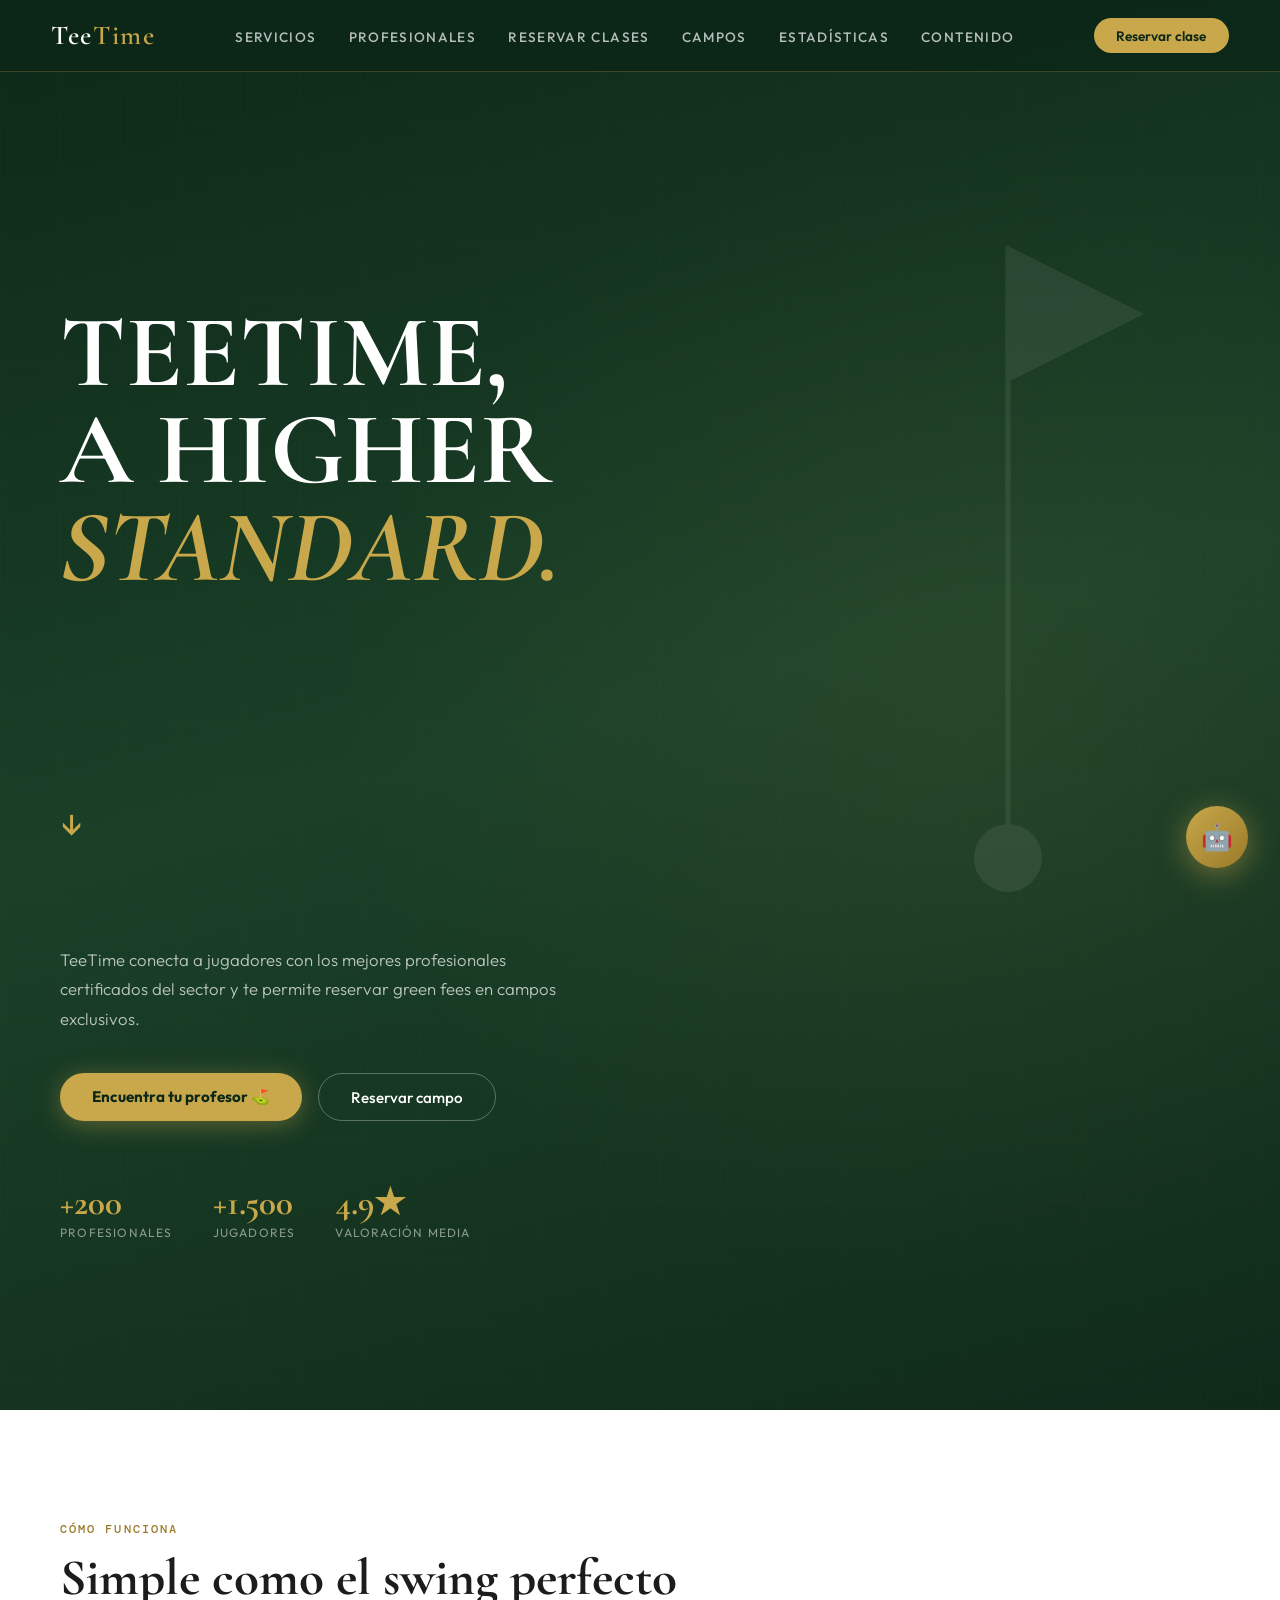
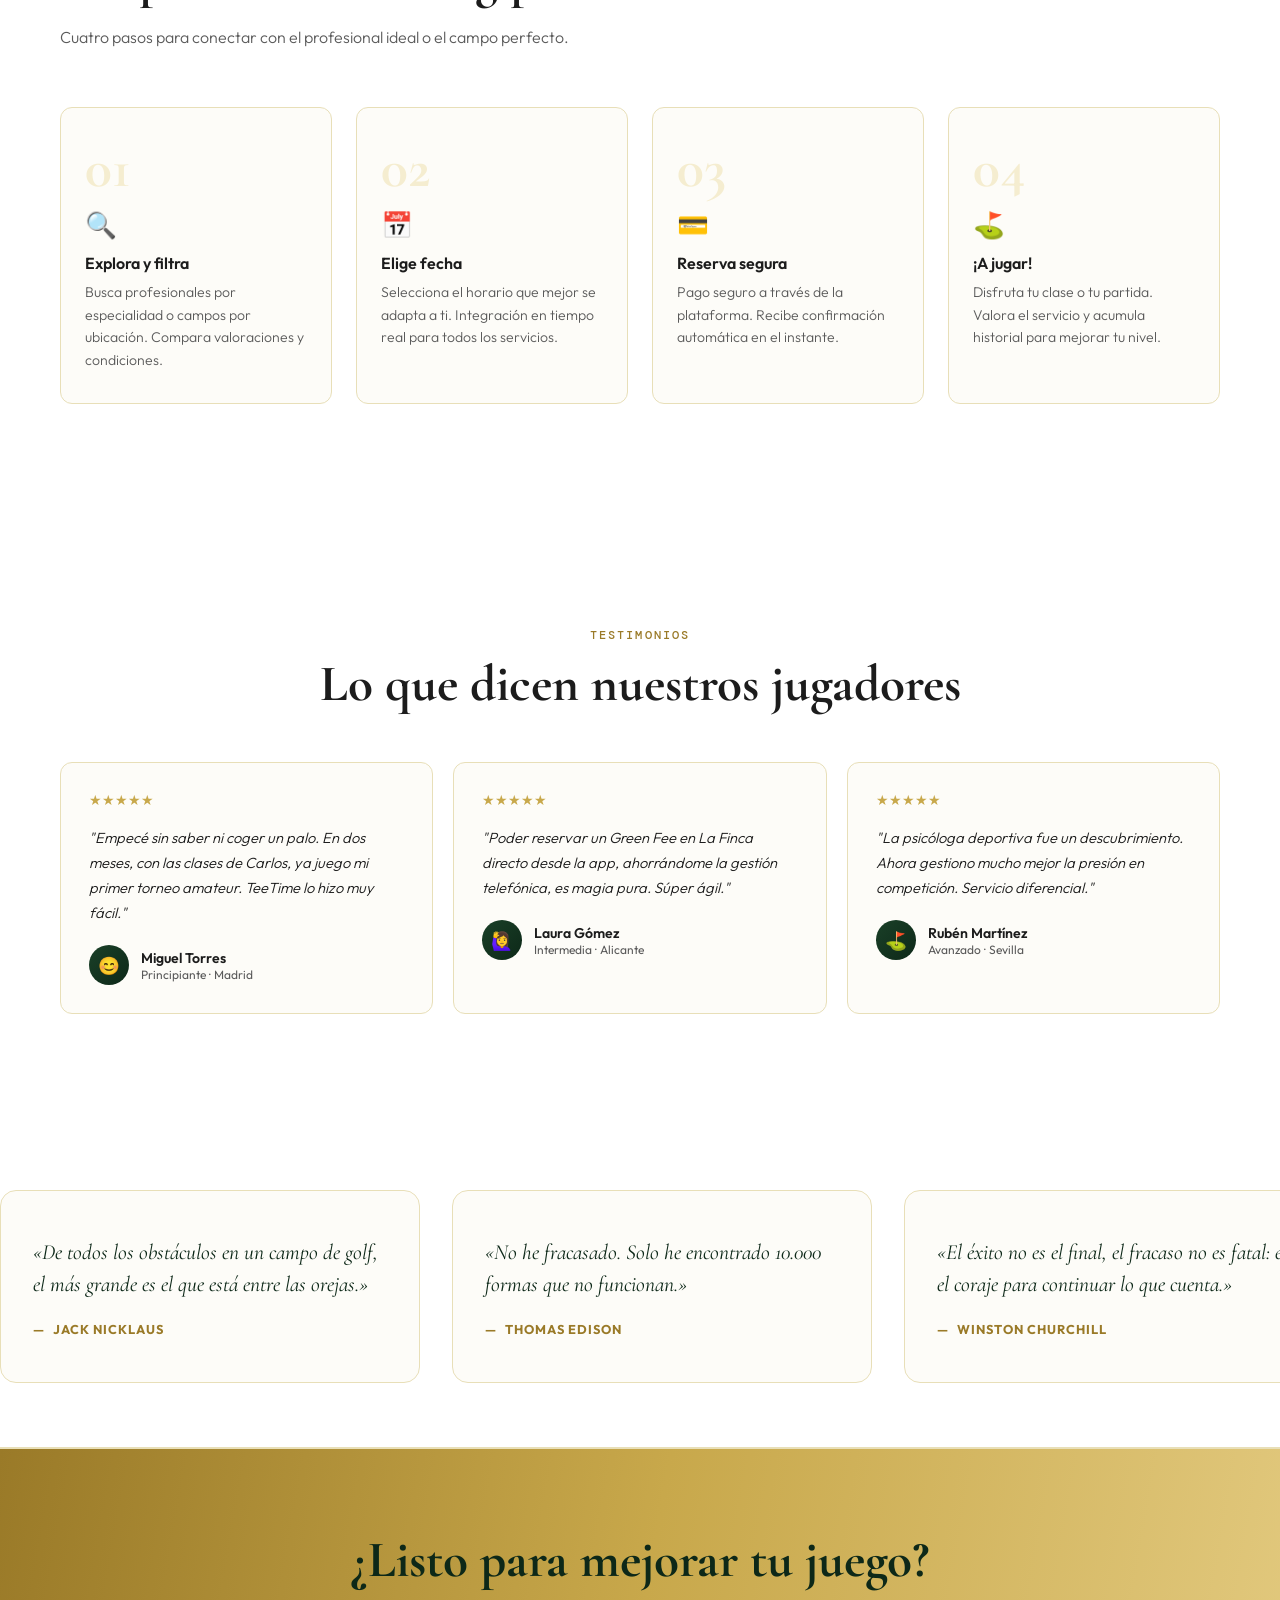
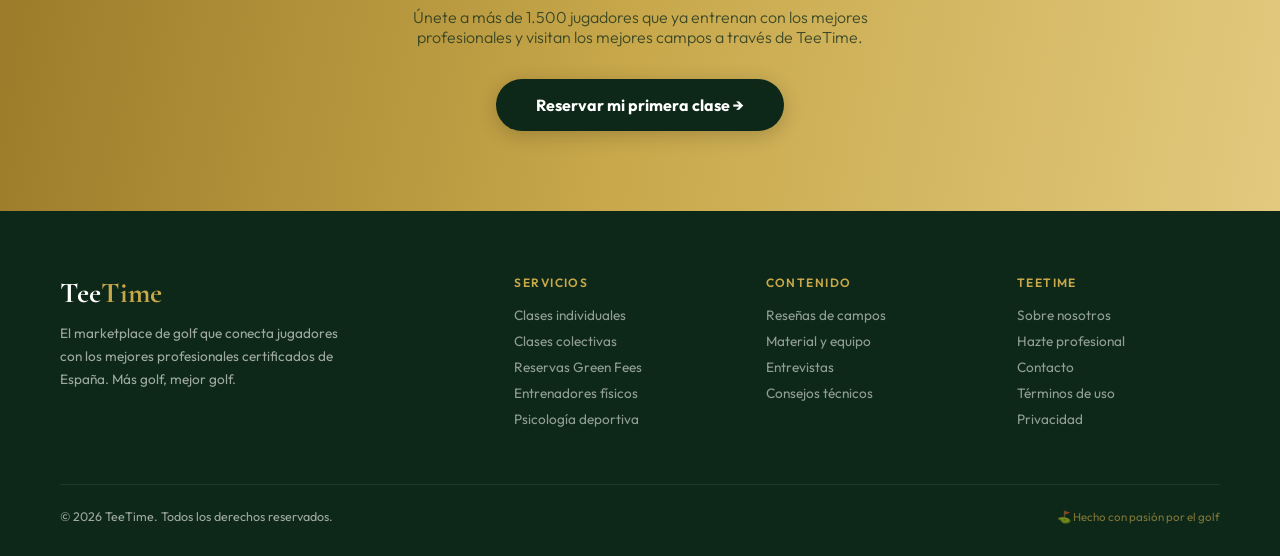
<file: index.html>
<!DOCTYPE html>
<html lang="es">

<head>
  <meta charset="UTF-8">
  <meta name="viewport" content="width=device-width, initial-scale=1.0">
  <title>TeeTime — Marketplace de Golf</title>
  <link
    href="https://fonts.googleapis.com/css2?family=Cormorant+Garamond:ital,wght@0,300;0,400;0,600;0,700;1,300;1,400&family=Outfit:wght@300;400;500;600;700&family=DM+Mono:wght@400;500&display=swap"
    rel="stylesheet">
  <link rel="stylesheet" href="style.css">
</head>

<body>

  <!-- NAV -->
  <nav id="navbar">
    <a href="index.html" class="nav-logo">Tee<span>Time</span></a>
    <ul class="nav-links">
      <li><a href="servicios.html">Servicios</a></li>
      <li><a href="profesionales.html">Profesionales</a></li>
      <li><a href="reservas.html">Reservar Clases</a></li>
      <li><a href="campos.html">Campos</a></li>
      <li><a href="estadisticas.html">Estadísticas</a></li>
      <li><a href="contenido.html">Contenido</a></li>
    </ul>
    <a href="reservas.html" class="nav-cta">Reservar clase</a>
    <div class="hamburger" onclick="toggleMenu()">
      <span></span><span></span><span></span>
    </div>
  </nav>

  <!-- MOBILE MENU -->
  <div class="mobile-menu" id="mobileMenu">
    <button class="mobile-close" onclick="toggleMenu()">✕</button>
    <a href="servicios.html">Servicios</a>
    <a href="profesionales.html">Profesionales</a>
    <a href="reservas.html">Reservar Clases</a>
    <a href="campos.html">Campos</a>
    <a href="estadisticas.html">Estadísticas</a>
    <a href="contenido.html">Contenido</a>
    <a href="reservas.html" class="nav-cta" style="font-size:1rem;padding:.75rem 2rem;">Reservar clase</a>
  </div>

  <!-- HERO -->
  <section class="hero" id="inicio">
    <div class="hero-grid"></div>
    <svg class="hero-flag" viewBox="0 0 200 400" fill="none" xmlns="http://www.w3.org/2000/svg">
      <line x1="100" y1="20" x2="100" y2="380" stroke="white" stroke-width="3" />
      <polygon points="100,20 180,60 100,100" fill="white" />
      <circle cx="100" cy="380" r="20" fill="white" />
    </svg>

    <div class="container" style="width: 100%;">
      <div style="height: 100vh; display: flex; flex-direction: column; justify-content: center; position: relative;">
        <h1 class="hero-title" style="margin: 0; animation: fadeUp 1s ease both;">
          TEETIME,<br>
          A HIGHER<br>
          <em>STANDARD.</em>
        </h1>
        <div
          style="position: absolute; bottom: 6vh; left: 0; width: 100%; display: flex; justify-content: flex-start; animation: fadeUp 1.2s 0.8s ease both;">
          <div style="font-size: 2.2rem; color: var(--gold); animation: arrowBounce 2s infinite ease-in-out;">↓</div>
        </div>
      </div>

      <div class="hero-content" style="padding-top: 5vh; min-height: 50vh;">
        <p class="hero-desc">
          TeeTime conecta a jugadores con los mejores profesionales certificados del sector y te permite reservar green
          fees en campos exclusivos.
        </p>
        <div class="hero-actions">
          <a href="reservas.html" class="btn-hero-primary">Encuentra tu profesor ⛳</a>
          <a href="campos.html" class="btn-hero-ghost">Reservar campo</a>
        </div>
        <div class="hero-stats">
          <div>
            <div class="hero-stat-num">+200</div>
            <div class="hero-stat-label">Profesionales</div>
          </div>
          <div>
            <div class="hero-stat-num">+1.500</div>
            <div class="hero-stat-label">Jugadores</div>
          </div>
          <div>
            <div class="hero-stat-num">4.9★</div>
            <div class="hero-stat-label">Valoración media</div>
          </div>
        </div>
      </div>
    </div>
  </section>

  <!-- HOW IT WORKS -->
  <section class="how-section">
    <div class="container">
      <div class="reveal">
        <div class="section-tag">Cómo funciona</div>
        <h2 class="section-title">Simple como el swing perfecto</h2>
        <p class="section-desc">Cuatro pasos para conectar con el profesional ideal o el campo perfecto.</p>
      </div>
      <div class="how-grid">
        <div class="how-card reveal">
          <div class="how-num">01</div>
          <div class="how-icon">🔍</div>
          <div class="how-title">Explora y filtra</div>
          <div class="how-text">Busca profesionales por especialidad o campos por ubicación. Compara valoraciones y
            condiciones.</div>
        </div>
        <div class="how-card reveal" style="transition-delay:.1s">
          <div class="how-num">02</div>
          <div class="how-icon">📅</div>
          <div class="how-title">Elige fecha</div>
          <div class="how-text">Selecciona el horario que mejor se adapta a ti. Integración en tiempo real para todos
            los servicios.</div>
        </div>
        <div class="how-card reveal" style="transition-delay:.2s">
          <div class="how-num">03</div>
          <div class="how-icon">💳</div>
          <div class="how-title">Reserva segura</div>
          <div class="how-text">Pago seguro a través de la plataforma. Recibe confirmación automática en el instante.
          </div>
        </div>
        <div class="how-card reveal" style="transition-delay:.3s">
          <div class="how-num">04</div>
          <div class="how-icon">⛳</div>
          <div class="how-title">¡A jugar!</div>
          <div class="how-text">Disfruta tu clase o tu partida. Valora el servicio y acumula historial para mejorar tu
            nivel.</div>
        </div>
      </div>
    </div>
  </section>

  <!-- TESTIMONIALS -->
  <section class="testi-section">
    <div class="container">
      <div class="reveal" style="text-align:center;">
        <div class="section-tag">Testimonios</div>
        <h2 class="section-title">Lo que dicen nuestros jugadores</h2>
      </div>
      <div class="testi-grid">
        <div class="testi-card reveal">
          <div class="testi-stars">★★★★★</div>
          <p class="testi-text">"Empecé sin saber ni coger un palo. En dos meses, con las clases de Carlos, ya juego mi
            primer torneo amateur. TeeTime lo hizo muy fácil."</p>
          <div class="testi-author">
            <div class="testi-avatar">😊</div>
            <div>
              <div class="testi-name">Miguel Torres</div>
              <div class="testi-meta">Principiante · Madrid</div>
            </div>
          </div>
        </div>
        <div class="testi-card reveal" style="transition-delay:.1s">
          <div class="testi-stars">★★★★★</div>
          <p class="testi-text">"Poder reservar un Green Fee en La Finca directo desde la app, ahorrándome la gestión
            telefónica, es magia pura. Súper ágil."</p>
          <div class="testi-author">
            <div class="testi-avatar">🙋‍♀️</div>
            <div>
              <div class="testi-name">Laura Gómez</div>
              <div class="testi-meta">Intermedia · Alicante</div>
            </div>
          </div>
        </div>
        <div class="testi-card reveal" style="transition-delay:.2s">
          <div class="testi-stars">★★★★★</div>
          <p class="testi-text">"La psicóloga deportiva fue un descubrimiento. Ahora gestiono mucho mejor la presión en
            competición. Servicio diferencial."</p>
          <div class="testi-author">
            <div class="testi-avatar">⛳</div>
            <div>
              <div class="testi-name">Rubén Martínez</div>
              <div class="testi-meta">Avanzado · Sevilla</div>
            </div>
          </div>
        </div>
      </div>
    </div>
  </section>

  <!-- QUOTES MARQUEE -->
  <section class="quotes-section">
    <div class="marquee-wrapper">
      <div class="marquee-content">
        <div class="quote-card">
          <div class="quote-text">«De todos los obstáculos en un campo de golf, el más grande es el que está entre las
            orejas.»</div>
          <div class="quote-author">Jack Nicklaus</div>
        </div>
        <div class="quote-card">
          <div class="quote-text">«No he fracasado. Solo he encontrado 10.000 formas que no funcionan.»</div>
          <div class="quote-author">Thomas Edison</div>
        </div>
        <div class="quote-card">
          <div class="quote-text">«El éxito no es el final, el fracaso no es fatal: es el coraje para continuar lo que
            cuenta.»</div>
          <div class="quote-author">Winston Churchill</div>
        </div>
        <div class="quote-card">
          <div class="quote-text">«Miro a los ojos de mi oponente, y si me miran a mí, sé que lo tengo.»</div>
          <div class="quote-author">Seve Ballesteros</div>
        </div>
        <div class="quote-card">
          <div class="quote-text">«Tienes poder sobre tu mente, no sobre los eventos externos. Date cuenta de esto, y
            encontrarás fuerza.»</div>
          <div class="quote-author">Marco Aurelio</div>
        </div>
        <div class="quote-card">
          <div class="quote-text">«La parte más importante de jugar al golf es creer verdaderamente en ti mismo.»</div>
          <div class="quote-author">Tiger Woods</div>
        </div>
        <div class="quote-card">
          <div class="quote-text">«No cuentes los días, haz que los días cuenten.»</div>
          <div class="quote-author">Muhammad Ali</div>
        </div>
        <div class="quote-card">
          <div class="quote-text">«El golf no es un juego de golpes perfectos. Es un juego de fallar los mejores.»</div>
          <div class="quote-author">Ben Hogan</div>
        </div>
        <div class="quote-card">
          <div class="quote-text">«La excelencia no es un acto, sino un hábito.»</div>
          <div class="quote-author">Aristóteles</div>
        </div>
        <div class="quote-card">
          <div class="quote-text">«He fallado más de 9000 tiros en mi carrera... y es por eso que tengo éxito.»</div>
          <div class="quote-author">Michael Jordan</div>
        </div>
        <div class="quote-card">
          <div class="quote-text">«Un mal golpe no cuenta hasta que no das el siguiente.»</div>
          <div class="quote-author">Lee Trevino</div>
        </div>
        <div class="quote-card">
          <div class="quote-text">«El hombre que mueve una montaña comienza llevándose piedras pequeñas.»</div>
          <div class="quote-author">Confucio</div>
        </div>
        <div class="quote-card">
          <div class="quote-text">«El golf es engañosamente simple e infinitamente complicado.»</div>
          <div class="quote-author">Arnold Palmer</div>
        </div>
        <div class="quote-card">
          <div class="quote-text">«No te preocupes por los obstáculos; enfócate en el objetivo.»</div>
          <div class="quote-author">Bruce Lee</div>
        </div>
        <div class="quote-card">
          <div class="quote-text">«Cualquiera que diga que el golf es fácil, no ha intentado lo suficiente.»</div>
          <div class="quote-author">Harvey Penick</div>
        </div>
        <div class="quote-card">
          <div class="quote-text">«No se trata de si te derriban, sino de si te levantas.»</div>
          <div class="quote-author">Vince Lombardi</div>
        </div>
      </div>
      <!-- Duplicado para crear ilusión de loop infinito -->
      <div class="marquee-content" aria-hidden="true">
        <div class="quote-card">
          <div class="quote-text">«De todos los obstáculos en un campo de golf, el más grande es el que está entre las
            orejas.»</div>
          <div class="quote-author">Jack Nicklaus</div>
        </div>
        <div class="quote-card">
          <div class="quote-text">«No he fracasado. Solo he encontrado 10.000 formas que no funcionan.»</div>
          <div class="quote-author">Thomas Edison</div>
        </div>
        <div class="quote-card">
          <div class="quote-text">«El éxito no es el final, el fracaso no es fatal: es el coraje para continuar lo que
            cuenta.»</div>
          <div class="quote-author">Winston Churchill</div>
        </div>
        <div class="quote-card">
          <div class="quote-text">«Miro a los ojos de mi oponente, y si me miran a mí, sé que lo tengo.»</div>
          <div class="quote-author">Seve Ballesteros</div>
        </div>
        <div class="quote-card">
          <div class="quote-text">«Tienes poder sobre tu mente, no sobre los eventos externos. Date cuenta de esto, y
            encontrarás fuerza.»</div>
          <div class="quote-author">Marco Aurelio</div>
        </div>
        <div class="quote-card">
          <div class="quote-text">«La parte más importante de jugar al golf es creer verdaderamente en ti mismo.»</div>
          <div class="quote-author">Tiger Woods</div>
        </div>
        <div class="quote-card">
          <div class="quote-text">«No cuentes los días, haz que los días cuenten.»</div>
          <div class="quote-author">Muhammad Ali</div>
        </div>
        <div class="quote-card">
          <div class="quote-text">«El golf no es un juego de golpes perfectos. Es un juego de fallar los mejores.»</div>
          <div class="quote-author">Ben Hogan</div>
        </div>
        <div class="quote-card">
          <div class="quote-text">«La excelencia no es un acto, sino un hábito.»</div>
          <div class="quote-author">Aristóteles</div>
        </div>
        <div class="quote-card">
          <div class="quote-text">«He fallado más de 9000 tiros en mi carrera... y es por eso que tengo éxito.»</div>
          <div class="quote-author">Michael Jordan</div>
        </div>
        <div class="quote-card">
          <div class="quote-text">«Un mal golpe no cuenta hasta que no das el siguiente.»</div>
          <div class="quote-author">Lee Trevino</div>
        </div>
        <div class="quote-card">
          <div class="quote-text">«El hombre que mueve una montaña comienza llevándose piedras pequeñas.»</div>
          <div class="quote-author">Confucio</div>
        </div>
        <div class="quote-card">
          <div class="quote-text">«El golf es engañosamente simple e infinitamente complicado.»</div>
          <div class="quote-author">Arnold Palmer</div>
        </div>
        <div class="quote-card">
          <div class="quote-text">«No te preocupes por los obstáculos; enfócate en el objetivo.»</div>
          <div class="quote-author">Bruce Lee</div>
        </div>
        <div class="quote-card">
          <div class="quote-text">«Cualquiera que diga que el golf es fácil, no ha intentado lo suficiente.»</div>
          <div class="quote-author">Harvey Penick</div>
        </div>
        <div class="quote-card">
          <div class="quote-text">«No se trata de si te derriban, sino de si te levantas.»</div>
          <div class="quote-author">Vince Lombardi</div>
        </div>
      </div>
    </div>
  </section>

  <!-- CTA STRIP -->
  <div class="cta-strip">
    <div class="container">
      <h2>¿Listo para mejorar tu juego?</h2>
      <p>Únete a más de 1.500 jugadores que ya entrenan con los mejores profesionales y visitan los mejores campos a
        través de TeeTime.</p>
      <a href="reservas.html" class="btn-cta-dark">
        Reservar mi primera clase →
      </a>
    </div>
  </div>

  <!-- FOOTER -->
  <footer>
    <div class="container">
      <div class="footer-grid">
        <div class="footer-brand">
          <a href="index.html" class="logo-foot">Tee<span>Time</span></a>
          <p>El marketplace de golf que conecta jugadores con los mejores profesionales certificados de España. Más
            golf, mejor golf.</p>
        </div>
        <div class="footer-col">
          <h5>Servicios</h5>
          <a href="servicios.html">Clases individuales</a>
          <a href="servicios.html">Clases colectivas</a>
          <a href="campos.html">Reservas Green Fees</a>
          <a href="servicios.html">Entrenadores físicos</a>
          <a href="servicios.html">Psicología deportiva</a>
        </div>
        <div class="footer-col">
          <h5>Contenido</h5>
          <a href="contenido.html">Reseñas de campos</a>
          <a href="contenido.html">Material y equipo</a>
          <a href="contenido.html">Entrevistas</a>
          <a href="contenido.html">Consejos técnicos</a>
        </div>
        <div class="footer-col">
          <h5>TeeTime</h5>
          <a href="index.html">Sobre nosotros</a>
          <a href="profesionales.html">Hazte profesional</a>
          <a href="#">Contacto</a>
          <a href="#">Términos de uso</a>
          <a href="#">Privacidad</a>
        </div>
      </div>
      <div class="footer-bottom">
        <p>© 2026 TeeTime. Todos los derechos reservados.</p>
        <div class="footer-badge">⛳ Hecho con pasión por el golf</div>
      </div>
    </div>
  </footer>

  <!-- CHATBOT BUTTON -->
  <button class="chat-btn" onclick="toggleChat()" title="Asistente TeeTime IA">🤖</button>

  <!-- CHATBOT PANEL -->
  <div class="chat-panel" id="chatPanel">
    <div class="chat-header">
      <div class="chat-avatar">⛳</div>
      <div class="chat-header-info">
        <h4>TeeBot · Asistente IA</h4>
        <p>Resuelvo tus dudas, inquietudes y te ayudo en lo que necesites sobre golf</p>
      </div>
      <div class="chat-online"></div>
    </div>
    <div class="chat-messages" id="chatMessages">
      <div class="msg bot">
        <div class="msg-bubble">¡Hola! 👋 Soy TeeBot, tu asistente de golf con IA. ¿En qué puedo ayudarte hoy?</div>
      </div>
    </div>
    <div class="chat-suggestions" id="chatSugg">
      <button class="chat-sugg" onclick="sendSugg(this)">¿Cómo empezar en el golf?</button>
      <button class="chat-sugg" onclick="sendSugg(this)">¿Qué tipo de palos necesito?</button>
      <button class="chat-sugg" onclick="sendSugg(this)">¿Cómo reservo una clase?</button>
      <button class="chat-sugg" onclick="sendSugg(this)">¿Cuánto cuestan las clases?</button>
    </div>
    <div class="chat-input-row">
      <input class="chat-input" id="chatInput" type="text" placeholder="Escribe tu pregunta..."
        onkeydown="if(event.key==='Enter')sendChat()">
      <button class="chat-send" onclick="sendChat()">➤</button>
    </div>
  </div>

  <script src="script.js"></script>
</body>

</html>
</file>
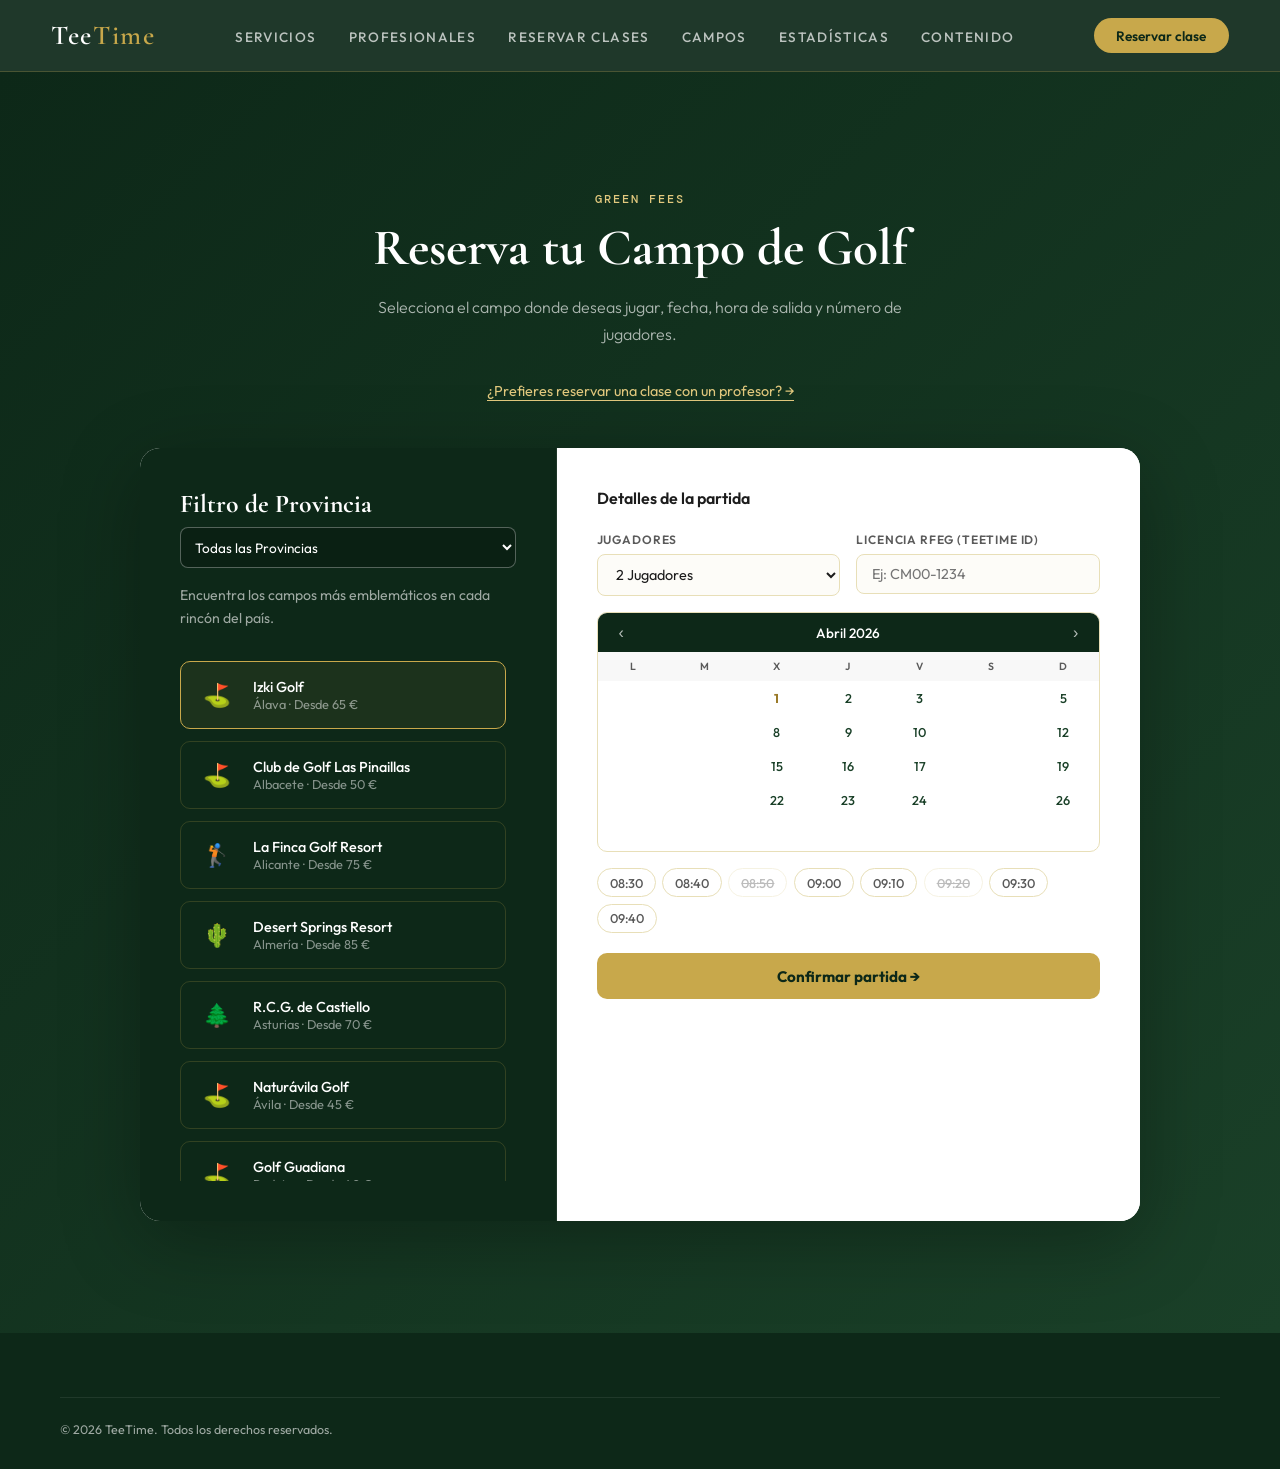
<file: campos.html>
<!DOCTYPE html>
<html lang="es">
<head>
<meta charset="UTF-8">
<meta name="viewport" content="width=device-width, initial-scale=1.0">
<title>Reservar Campos — TeeTime</title>
<link href="https://fonts.googleapis.com/css2?family=Cormorant+Garamond:ital,wght@0,300;0,400;0,600;0,700;1,300;1,400&family=Outfit:wght@300;400;500;600;700&family=DM+Mono:wght@400;500&display=swap" rel="stylesheet">
<link rel="stylesheet" href="style.css">
<style>
  body.inner-page .booking-section { padding-top: 120px; min-height: 100vh; }
  .booking-widget-wrapper { max-width: 1000px; margin: 3rem auto 0; }
  /* Custom scrollbar for options to preserve layout */
  #camposList { max-height: 520px; overflow-y: auto; padding-right: 10px; }
  #camposList::-webkit-scrollbar { width: 5px; }
  #camposList::-webkit-scrollbar-track { background: rgba(0,0,0,0.1); border-radius: 5px; }
</style>
</head>
<body class="inner-page">

<!-- NAV -->
<nav id="navbar">
  <a href="index.html" class="nav-logo">Tee<span>Time</span></a>
  <ul class="nav-links">
    <li><a href="servicios.html">Servicios</a></li>
    <li><a href="profesionales.html">Profesionales</a></li>
    <li><a href="reservas.html">Reservar Clases</a></li>
    <li><a href="campos.html">Campos</a></li>
    <li><a href="estadisticas.html">Estadísticas</a></li>
    <li><a href="contenido.html">Contenido</a></li>
  </ul>
  <a href="reservas.html" class="nav-cta">Reservar clase</a>
  <div class="hamburger" onclick="toggleMenu()">
    <span></span><span></span><span></span>
  </div>
</nav>

<!-- MOBILE MENU -->
<div class="mobile-menu" id="mobileMenu">
  <button class="mobile-close" onclick="toggleMenu()">✕</button>
  <a href="servicios.html">Servicios</a>
  <a href="profesionales.html">Profesionales</a>
  <a href="reservas.html">Reservar Clases</a>
  <a href="campos.html">Campos</a>
  <a href="estadisticas.html">Estadísticas</a>
  <a href="contenido.html">Contenido</a>
</div>

<!-- BOOKING CAMPOS -->
<section class="booking-section">
  <div class="container">
    <div class="reveal" style="text-align:center;">
      <div class="section-tag" style="color:var(--gold-light);">Green Fees</div>
      <h2 class="section-title" style="color:white;">Reserva tu Campo de Golf</h2>
      <p class="section-desc" style="color:rgba(255,255,255,0.65); margin: 0 auto;">Selecciona el campo donde deseas jugar, fecha, hora de salida y número de jugadores.</p>
      <div style="margin-top:2rem;">
         <a href="reservas.html" style="color:var(--gold-light); font-size:.9rem; text-decoration:none; border-bottom:1px solid var(--gold-light);">¿Prefieres reservar una clase con un profesor? →</a>
      </div>
    </div>
    
    <div class="booking-widget-wrapper">
      <div class="booking-widget reveal" id="widget-campos">
        <div class="booking-left">
          <div style="margin-bottom: 1rem;">
            <h3 style="margin-bottom:.5rem;">Filtro de Provincia</h3>
            <select id="filtroComunidad" onchange="filterCampos()" style="width:100%; padding: .6rem; border-radius: 8px; border: 1px solid rgba(255,255,255,0.3); background: rgba(0,0,0,0.2); color: white; outline: none; font-family: 'Outfit', sans-serif; font-size: .85rem;">
              <option value="todas" style="color: black;">Todas las Provincias</option>
              <option value="alava" style="color: black;">Álava</option>
              <option value="albacete" style="color: black;">Albacete</option>
              <option value="alicante" style="color: black;">Alicante</option>
              <option value="almeria" style="color: black;">Almería</option>
              <option value="asturias" style="color: black;">Asturias</option>
              <option value="avila" style="color: black;">Ávila</option>
              <option value="badajoz" style="color: black;">Badajoz</option>
              <option value="barcelona" style="color: black;">Barcelona</option>
              <option value="burgos" style="color: black;">Burgos</option>
              <option value="caceres" style="color: black;">Cáceres</option>
              <option value="cadiz" style="color: black;">Cádiz</option>
              <option value="cantabria" style="color: black;">Cantabria</option>
              <option value="castellon" style="color: black;">Castellón</option>
              <option value="ciudad-real" style="color: black;">Ciudad Real</option>
              <option value="cordoba" style="color: black;">Córdoba</option>
              <option value="cuenca" style="color: black;">Cuenca</option>
              <option value="girona" style="color: black;">Girona</option>
              <option value="granada" style="color: black;">Granada</option>
              <option value="guadalajara" style="color: black;">Guadalajara</option>
              <option value="gipuzkoa" style="color: black;">Gipuzkoa</option>
              <option value="huelva" style="color: black;">Huelva</option>
              <option value="huesca" style="color: black;">Huesca</option>
              <option value="illes-balears" style="color: black;">Illes Balears</option>
              <option value="jaen" style="color: black;">Jaén</option>
              <option value="a-coruna" style="color: black;">A Coruña</option>
              <option value="la-rioja" style="color: black;">La Rioja</option>
              <option value="las-palmas" style="color: black;">Las Palmas</option>
              <option value="leon" style="color: black;">León</option>
              <option value="lleida" style="color: black;">Lleida</option>
              <option value="lugo" style="color: black;">Lugo</option>
              <option value="madrid" style="color: black;">Madrid</option>
              <option value="malaga" style="color: black;">Málaga</option>
              <option value="murcia" style="color: black;">Murcia</option>
              <option value="navarra" style="color: black;">Navarra</option>
              <option value="ourense" style="color: black;">Ourense</option>
              <option value="palencia" style="color: black;">Palencia</option>
              <option value="pontevedra" style="color: black;">Pontevedra</option>
              <option value="salamanca" style="color: black;">Salamanca</option>
              <option value="segovia" style="color: black;">Segovia</option>
              <option value="sevilla" style="color: black;">Sevilla</option>
              <option value="soria" style="color: black;">Soria</option>
              <option value="tarragona" style="color: black;">Tarragona</option>
              <option value="santa-cruz-de-tenerife" style="color: black;">Santa Cruz de Tenerife</option>
              <option value="teruel" style="color: black;">Teruel</option>
              <option value="toledo" style="color: black;">Toledo</option>
              <option value="valencia" style="color: black;">Valencia</option>
              <option value="valladolid" style="color: black;">Valladolid</option>
              <option value="bizkaia" style="color: black;">Bizkaia</option>
              <option value="zamora" style="color: black;">Zamora</option>
              <option value="zaragoza" style="color: black;">Zaragoza</option>
            </select>
          </div>
          <p>Encuentra los campos más emblemáticos en cada rincón del país.</p>
          <div class="booking-options" id="camposList">
            <!-- 50 Spanish Provinces Real Mocks -->
            <div class="booking-opt selected" data-comunidad="alava" onclick="selectOpt(this)">
              <div class="booking-opt-icon">⛳</div><div><div class="booking-opt-name">Izki Golf</div><div class="booking-opt-price">Álava · Desde 65 €</div></div></div>
            <div class="booking-opt" data-comunidad="albacete" onclick="selectOpt(this)">
              <div class="booking-opt-icon">⛳</div><div><div class="booking-opt-name">Club de Golf Las Pinaillas</div><div class="booking-opt-price">Albacete · Desde 50 €</div></div></div>
            <div class="booking-opt" data-comunidad="alicante" onclick="selectOpt(this)">
              <div class="booking-opt-icon">🏌️</div><div><div class="booking-opt-name">La Finca Golf Resort</div><div class="booking-opt-price">Alicante · Desde 75 €</div></div></div>
            <div class="booking-opt" data-comunidad="almeria" onclick="selectOpt(this)">
              <div class="booking-opt-icon">🌵</div><div><div class="booking-opt-name">Desert Springs Resort</div><div class="booking-opt-price">Almería · Desde 85 €</div></div></div>
            <div class="booking-opt" data-comunidad="asturias" onclick="selectOpt(this)">
              <div class="booking-opt-icon">🌲</div><div><div class="booking-opt-name">R.C.G. de Castiello</div><div class="booking-opt-price">Asturias · Desde 70 €</div></div></div>
            <div class="booking-opt" data-comunidad="avila" onclick="selectOpt(this)">
              <div class="booking-opt-icon">⛳</div><div><div class="booking-opt-name">Naturávila Golf</div><div class="booking-opt-price">Ávila · Desde 45 €</div></div></div>
            <div class="booking-opt" data-comunidad="badajoz" onclick="selectOpt(this)">
              <div class="booking-opt-icon">⛳</div><div><div class="booking-opt-name">Golf Guadiana</div><div class="booking-opt-price">Badajoz · Desde 40 €</div></div></div>
            <div class="booking-opt" data-comunidad="barcelona" onclick="selectOpt(this)">
              <div class="booking-opt-icon">⛲</div><div><div class="booking-opt-name">R.C.G. El Prat</div><div class="booking-opt-price">Barcelona · Desde 140 €</div></div></div>
            <div class="booking-opt" data-comunidad="burgos" onclick="selectOpt(this)">
              <div class="booking-opt-icon">⛳</div><div><div class="booking-opt-name">Saldaña Golf</div><div class="booking-opt-price">Burgos · Desde 45 €</div></div></div>
            <div class="booking-opt" data-comunidad="caceres" onclick="selectOpt(this)">
              <div class="booking-opt-icon">⛳</div><div><div class="booking-opt-name">Talayuela Golf</div><div class="booking-opt-price">Cáceres · Desde 42 €</div></div></div>
            <div class="booking-opt" data-comunidad="cadiz" onclick="selectOpt(this)">
              <div class="booking-opt-icon">👑</div><div><div class="booking-opt-name">Real Club Valderrama</div><div class="booking-opt-price">Cádiz · Desde 350 €</div></div></div>
            <div class="booking-opt" data-comunidad="cantabria" onclick="selectOpt(this)">
              <div class="booking-opt-icon">⛳</div><div><div class="booking-opt-name">Golf Santa Marina</div><div class="booking-opt-price">Cantabria · Desde 65 €</div></div></div>
            <div class="booking-opt" data-comunidad="castellon" onclick="selectOpt(this)">
              <div class="booking-opt-icon">⛳</div><div><div class="booking-opt-name">Club de Campo del Mediterráneo</div><div class="booking-opt-price">Castellón · Desde 60 €</div></div></div>
            <div class="booking-opt" data-comunidad="ciudad-real" onclick="selectOpt(this)">
              <div class="booking-opt-icon">⛳</div><div><div class="booking-opt-name">Golf Ciudad Real</div><div class="booking-opt-price">Ciudad Real · Desde 35 €</div></div></div>
            <div class="booking-opt" data-comunidad="cordoba" onclick="selectOpt(this)">
              <div class="booking-opt-icon">⛳</div><div><div class="booking-opt-name">R.C. de Campo de Córdoba</div><div class="booking-opt-price">Córdoba · Desde 50 €</div></div></div>
            <div class="booking-opt" data-comunidad="cuenca" onclick="selectOpt(this)">
              <div class="booking-opt-icon">⛳</div><div><div class="booking-opt-name">La Vereda Golf</div><div class="booking-opt-price">Cuenca · Desde 30 €</div></div></div>
            <div class="booking-opt" data-comunidad="girona" onclick="selectOpt(this)">
              <div class="booking-opt-icon">🌲</div><div><div class="booking-opt-name">PGA Catalunya Resort</div><div class="booking-opt-price">Girona · Desde 145 €</div></div></div>
            <div class="booking-opt" data-comunidad="granada" onclick="selectOpt(this)">
              <div class="booking-opt-icon">⛳</div><div><div class="booking-opt-name">Granada Club de Golf</div><div class="booking-opt-price">Granada · Desde 55 €</div></div></div>
            <div class="booking-opt" data-comunidad="guadalajara" onclick="selectOpt(this)">
              <div class="booking-opt-icon">⛳</div><div><div class="booking-opt-name">Golf Valdeluz</div><div class="booking-opt-price">Guadalajara · Desde 50 €</div></div></div>
            <div class="booking-opt" data-comunidad="gipuzkoa" onclick="selectOpt(this)">
              <div class="booking-opt-icon">⛳</div><div><div class="booking-opt-name">R.N.C.G. San Sebastián Basozabal</div><div class="booking-opt-price">Gipuzkoa · Desde 85 €</div></div></div>
            <div class="booking-opt" data-comunidad="huelva" onclick="selectOpt(this)">
              <div class="booking-opt-icon">⛳</div><div><div class="booking-opt-name">Islantilla Golf Resort</div><div class="booking-opt-price">Huelva · Desde 60 €</div></div></div>
            <div class="booking-opt" data-comunidad="huesca" onclick="selectOpt(this)">
              <div class="booking-opt-icon">🏔️</div><div><div class="booking-opt-name">Margas Golf</div><div class="booking-opt-price">Huesca · Desde 55 €</div></div></div>
            <div class="booking-opt" data-comunidad="illes-balears" onclick="selectOpt(this)">
              <div class="booking-opt-icon">🏖️</div><div><div class="booking-opt-name">Son Vida Golf</div><div class="booking-opt-price">Illes Balears · Desde 110 €</div></div></div>
            <div class="booking-opt" data-comunidad="jaen" onclick="selectOpt(this)">
              <div class="booking-opt-icon">⛳</div><div><div class="booking-opt-name">La Garza Golf</div><div class="booking-opt-price">Jaén · Desde 30 €</div></div></div>
            <div class="booking-opt" data-comunidad="a-coruna" onclick="selectOpt(this)">
              <div class="booking-opt-icon">⛳</div><div><div class="booking-opt-name">R.C.G. de La Coruña</div><div class="booking-opt-price">A Coruña · Desde 70 €</div></div></div>
            <div class="booking-opt" data-comunidad="la-rioja" onclick="selectOpt(this)">
              <div class="booking-opt-icon">🍷</div><div><div class="booking-opt-name">El Campo de Logroño</div><div class="booking-opt-price">La Rioja · Desde 45 €</div></div></div>
            <div class="booking-opt" data-comunidad="las-palmas" onclick="selectOpt(this)">
              <div class="booking-opt-icon">🌴</div><div><div class="booking-opt-name">R.C.G. de Las Palmas</div><div class="booking-opt-price">Las Palmas · Desde 90 €</div></div></div>
            <div class="booking-opt" data-comunidad="leon" onclick="selectOpt(this)">
              <div class="booking-opt-icon">⛳</div><div><div class="booking-opt-name">León Club de Golf</div><div class="booking-opt-price">León · Desde 40 €</div></div></div>
            <div class="booking-opt" data-comunidad="lleida" onclick="selectOpt(this)">
              <div class="booking-opt-icon">⛳</div><div><div class="booking-opt-name">Raimat Golf Club</div><div class="booking-opt-price">Lleida · Desde 45 €</div></div></div>
            <div class="booking-opt" data-comunidad="lugo" onclick="selectOpt(this)">
              <div class="booking-opt-icon">⛳</div><div><div class="booking-opt-name">Club de Golf Lugo</div><div class="booking-opt-price">Lugo · Desde 35 €</div></div></div>
            <div class="booking-opt" data-comunidad="madrid" onclick="selectOpt(this)">
              <div class="booking-opt-icon">🏛️</div><div><div class="booking-opt-name">R.C. Puerta de Hierro</div><div class="booking-opt-price">Madrid · Desde 150 €</div></div></div>
            <div class="booking-opt" data-comunidad="malaga" onclick="selectOpt(this)">
              <div class="booking-opt-icon">☀️</div><div><div class="booking-opt-name">Finca Cortesin</div><div class="booking-opt-price">Málaga · Desde 280 €</div></div></div>
            <div class="booking-opt" data-comunidad="murcia" onclick="selectOpt(this)">
              <div class="booking-opt-icon">⛳</div><div><div class="booking-opt-name">La Manga Club</div><div class="booking-opt-price">Murcia · Desde 90 €</div></div></div>
            <div class="booking-opt" data-comunidad="navarra" onclick="selectOpt(this)">
              <div class="booking-opt-icon">⛳</div><div><div class="booking-opt-name">Club de Golf Ulzama</div><div class="booking-opt-price">Navarra · Desde 60 €</div></div></div>
            <div class="booking-opt" data-comunidad="ourense" onclick="selectOpt(this)">
              <div class="booking-opt-icon">⛳</div><div><div class="booking-opt-name">Montealegre Club de Golf</div><div class="booking-opt-price">Ourense · Desde 40 €</div></div></div>
            <div class="booking-opt" data-comunidad="palencia" onclick="selectOpt(this)">
              <div class="booking-opt-icon">⛳</div><div><div class="booking-opt-name">Isla Dos Aguas Golf</div><div class="booking-opt-price">Palencia · Desde 30 €</div></div></div>
            <div class="booking-opt" data-comunidad="pontevedra" onclick="selectOpt(this)">
              <div class="booking-opt-icon">⛳</div><div><div class="booking-opt-name">Real Aeroclub de Vigo</div><div class="booking-opt-price">Pontevedra · Desde 55 €</div></div></div>
            <div class="booking-opt" data-comunidad="salamanca" onclick="selectOpt(this)">
              <div class="booking-opt-icon">⛳</div><div><div class="booking-opt-name">Villamayor Golf</div><div class="booking-opt-price">Salamanca · Desde 45 €</div></div></div>
            <div class="booking-opt" data-comunidad="segovia" onclick="selectOpt(this)">
              <div class="booking-opt-icon">⛳</div><div><div class="booking-opt-name">La Faisanera Golf</div><div class="booking-opt-price">Segovia · Desde 50 €</div></div></div>
            <div class="booking-opt" data-comunidad="sevilla" onclick="selectOpt(this)">
              <div class="booking-opt-icon">⛳</div><div><div class="booking-opt-name">R.C.G. de Sevilla</div><div class="booking-opt-price">Sevilla · Desde 100 €</div></div></div>
            <div class="booking-opt" data-comunidad="soria" onclick="selectOpt(this)">
              <div class="booking-opt-icon">⛳</div><div><div class="booking-opt-name">Club de Golf Soria</div><div class="booking-opt-price">Soria · Desde 35 €</div></div></div>
            <div class="booking-opt" data-comunidad="tarragona" onclick="selectOpt(this)">
              <div class="booking-opt-icon">⛳</div><div><div class="booking-opt-name">Lumine Golf Club</div><div class="booking-opt-price">Tarragona · Desde 85 €</div></div></div>
            <div class="booking-opt" data-comunidad="santa-cruz-de-tenerife" onclick="selectOpt(this)">
              <div class="booking-opt-icon">🏝️</div><div><div class="booking-opt-name">Abama Golf</div><div class="booking-opt-price">S.C. Tenerife · Desde 190 €</div></div></div>
            <div class="booking-opt" data-comunidad="teruel" onclick="selectOpt(this)">
              <div class="booking-opt-icon">⛳</div><div><div class="booking-opt-name">El Castillejo Golf</div><div class="booking-opt-price">Teruel · Desde 30 €</div></div></div>
            <div class="booking-opt" data-comunidad="toledo" onclick="selectOpt(this)">
              <div class="booking-opt-icon">⛳</div><div><div class="booking-opt-name">Palomarejos Golf</div><div class="booking-opt-price">Toledo · Desde 55 €</div></div></div>
            <div class="booking-opt" data-comunidad="valencia" onclick="selectOpt(this)">
              <div class="booking-opt-icon">🌊</div><div><div class="booking-opt-name">Parador de El Saler</div><div class="booking-opt-price">Valencia · Desde 110 €</div></div></div>
            <div class="booking-opt" data-comunidad="valladolid" onclick="selectOpt(this)">
              <div class="booking-opt-icon">⛳</div><div><div class="booking-opt-name">Entrepinos Golf</div><div class="booking-opt-price">Valladolid · Desde 45 €</div></div></div>
            <div class="booking-opt" data-comunidad="bizkaia" onclick="selectOpt(this)">
              <div class="booking-opt-icon">⛳</div><div><div class="booking-opt-name">R.S.G. de Neguri</div><div class="booking-opt-price">Bizkaia · Desde 120 €</div></div></div>
            <div class="booking-opt" data-comunidad="zamora" onclick="selectOpt(this)">
              <div class="booking-opt-icon">⛳</div><div><div class="booking-opt-name">Golf Villarrín</div><div class="booking-opt-price">Zamora · Desde 30 €</div></div></div>
            <div class="booking-opt" data-comunidad="zaragoza" onclick="selectOpt(this)">
              <div class="booking-opt-icon">⛳</div><div><div class="booking-opt-name">La Peñaza Golf</div><div class="booking-opt-price">Zaragoza · Desde 60 €</div></div></div>
          </div>
        </div>
        <div class="booking-right">
          <h3>Detalles de la partida</h3>
          <div class="form-row">
            <div class="form-field">
              <label class="form-label">Jugadores</label>
              <select class="form-input" id="campo-jugadores">
                <option value="1">1 Jugador</option>
                <option value="2" selected>2 Jugadores</option>
                <option value="3">3 Jugadores</option>
                <option value="4">4 Jugadores</option>
              </select>
            </div>
            <div class="form-field">
              <label class="form-label">Licencia RFEG (TeeTime ID)</label>
              <input class="form-input" type="text" placeholder="Ej: CM00-1234">
            </div>
          </div>
          <div class="cal-mini" id="cal-mini-campos">
            <div class="cal-header">
              <button class="cal-nav" onclick="changeMonth(-1, 'cal-mini-campos')">‹</button>
              <span class="calTitle">Abril 2026</span>
              <button class="cal-nav" onclick="changeMonth(1, 'cal-mini-campos')">›</button>
            </div>
            <div class="cal-grid calGrid"></div>
          </div>
          <div class="time-slots">
            <div class="time-slot" onclick="selectTime(this)">08:30</div>
            <div class="time-slot" onclick="selectTime(this)">08:40</div>
            <div class="time-slot busy">08:50</div>
            <div class="time-slot" onclick="selectTime(this)">09:00</div>
            <div class="time-slot" onclick="selectTime(this)">09:10</div>
            <div class="time-slot busy">09:20</div>
            <div class="time-slot" onclick="selectTime(this)">09:30</div>
            <div class="time-slot" onclick="selectTime(this)">09:40</div>
          </div>
          <button class="btn-confirm" onclick="confirmCampo()">Confirmar partida →</button>
        </div>
      </div>
    </div>
  </div>
</section>

<!-- FOOTER -->
<footer>
  <div class="container">
    <div class="footer-bottom">
      <p>© 2026 TeeTime. Todos los derechos reservados.</p>
    </div>
  </div>
</footer>

<script src="script.js"></script>
</body>
</html>
</file>
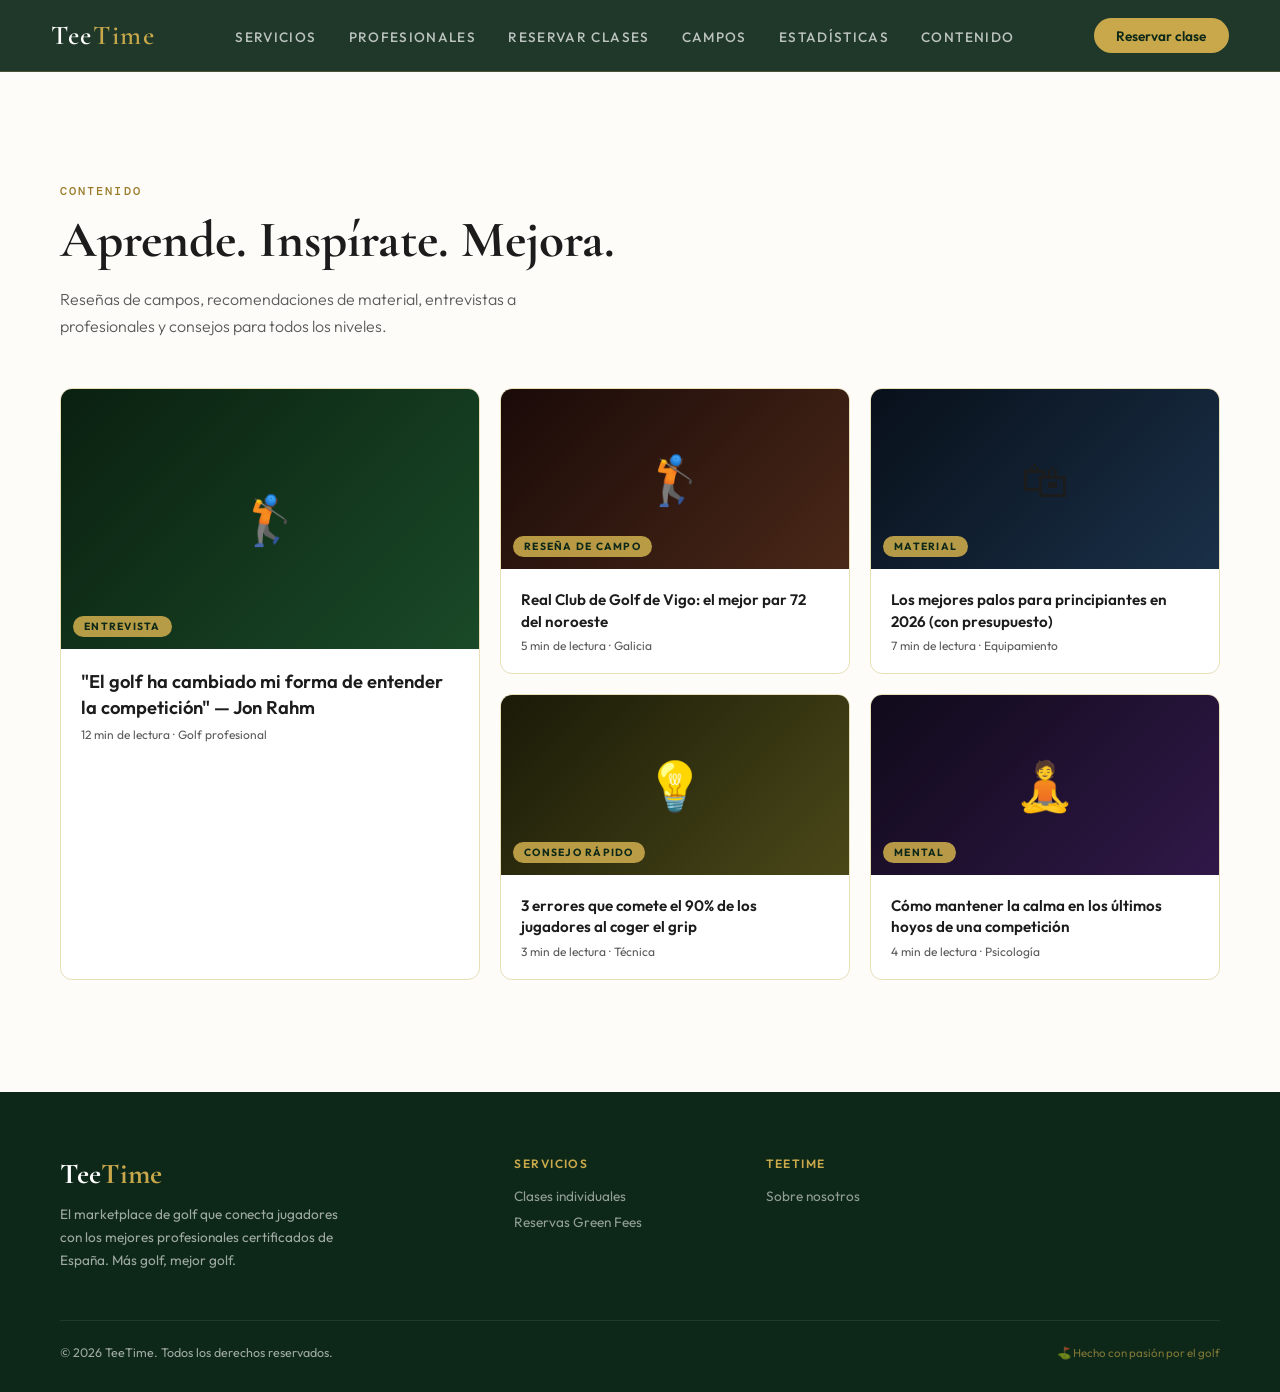
<file: contenido.html>
<!DOCTYPE html>
<html lang="es">

<head>
  <meta charset="UTF-8">
  <meta name="viewport" content="width=device-width, initial-scale=1.0">
  <title>Contenido — TeeTime</title>
  <link
    href="https://fonts.googleapis.com/css2?family=Cormorant+Garamond:ital,wght@0,300;0,400;0,600;0,700;1,300;1,400&family=Outfit:wght@300;400;500;600;700&family=DM+Mono:wght@400;500&display=swap"
    rel="stylesheet">
  <link rel="stylesheet" href="style.css">
</head>

<body class="inner-page">

  <!-- NAV -->
  <nav id="navbar">
    <a href="index.html" class="nav-logo">Tee<span>Time</span></a>
    <ul class="nav-links">
      <li><a href="servicios.html">Servicios</a></li>
      <li><a href="profesionales.html">Profesionales</a></li>
      <li><a href="reservas.html">Reservar Clases</a></li>
      <li><a href="campos.html">Campos</a></li>
      <li><a href="estadisticas.html">Estadísticas</a></li>
      <li><a href="contenido.html">Contenido</a></li>
    </ul>
    <a href="reservas.html" class="nav-cta">Reservar clase</a>
    <div class="hamburger" onclick="toggleMenu()">
      <span></span><span></span><span></span>
    </div>
  </nav>

  <div class="mobile-menu" id="mobileMenu">
    <button class="mobile-close" onclick="toggleMenu()">✕</button>
    <a href="servicios.html">Servicios</a>
    <a href="profesionales.html">Profesionales</a>
    <a href="reservas.html">Reservar Clases</a>
    <a href="campos.html">Campos</a>
    <a href="estadisticas.html">Estadísticas</a>
    <a href="contenido.html">Contenido</a>
  </div>

  <!-- CONTENT -->
  <section class="content-section">
    <div class="container">
      <div class="reveal" style="margin-bottom: 2rem;">
        <div class="section-tag">Contenido</div>
        <h2 class="section-title">Aprende. Inspírate. Mejora.</h2>
        <p class="section-desc">Reseñas de campos, recomendaciones de material, entrevistas a profesionales y consejos
          para todos los niveles.</p>
      </div>
      <div class="content-grid">
        <!-- MOCK OF THE NEW INTERVIEW WORKFLOW -->
        <a href="entrevista.html" class="content-card featured reveal">
          <div class="content-card-img c1" style="height:260px;">
            🏌️
            <div class="content-tag">Entrevista</div>
          </div>
          <div class="content-body">
            <div class="content-title">"El golf ha cambiado mi forma de entender la competición" — Jon Rahm</div>
            <div class="content-meta">12 min de lectura · Golf profesional</div>
          </div>
        </a>

        <a href="#" class="content-card reveal" style="transition-delay:.1s">
          <div class="content-card-img c2">
            🏌
            <div class="content-tag">Reseña de campo</div>
          </div>
          <div class="content-body">
            <div class="content-title">Real Club de Golf de Vigo: el mejor par 72 del noroeste</div>
            <div class="content-meta">5 min de lectura · Galicia</div>
          </div>
        </a>

        <a href="#" class="content-card reveal" style="transition-delay:.2s">
          <div class="content-card-img c3">
            🛍
            <div class="content-tag">Material</div>
          </div>
          <div class="content-body">
            <div class="content-title">Los mejores palos para principiantes en 2026 (con presupuesto)</div>
            <div class="content-meta">7 min de lectura · Equipamiento</div>
          </div>
        </a>

        <a href="#" class="content-card reveal" style="transition-delay:.1s">
          <div class="content-card-img c4">
            💡
            <div class="content-tag">Consejo rápido</div>
          </div>
          <div class="content-body">
            <div class="content-title">3 errores que comete el 90% de los jugadores al coger el grip</div>
            <div class="content-meta">3 min de lectura · Técnica</div>
          </div>
        </a>

        <a href="#" class="content-card reveal" style="transition-delay:.2s">
          <div class="content-card-img c5">
            🧘
            <div class="content-tag">Mental</div>
          </div>
          <div class="content-body">
            <div class="content-title">Cómo mantener la calma en los últimos hoyos de una competición</div>
            <div class="content-meta">4 min de lectura · Psicología</div>
          </div>
        </a>
      </div>
    </div>
  </section>

  <!-- FOOTER -->
  <footer>
    <div class="container">
      <div class="footer-grid">
        <div class="footer-brand">
          <a href="index.html" class="logo-foot">Tee<span>Time</span></a>
          <p>El marketplace de golf que conecta jugadores con los mejores profesionales certificados de España. Más
            golf, mejor golf.</p>
        </div>
        <div class="footer-col">
          <h5>Servicios</h5>
          <a href="servicios.html">Clases individuales</a>
          <a href="campos.html">Reservas Green Fees</a>
        </div>
        <div class="footer-col">
          <h5>TeeTime</h5>
          <a href="index.html">Sobre nosotros</a>
        </div>
      </div>
      <div class="footer-bottom">
        <p>© 2026 TeeTime. Todos los derechos reservados.</p>
        <div class="footer-badge">⛳ Hecho con pasión por el golf</div>
      </div>
    </div>
  </footer>

  <script src="script.js"></script>
</body>

</html>
</file>
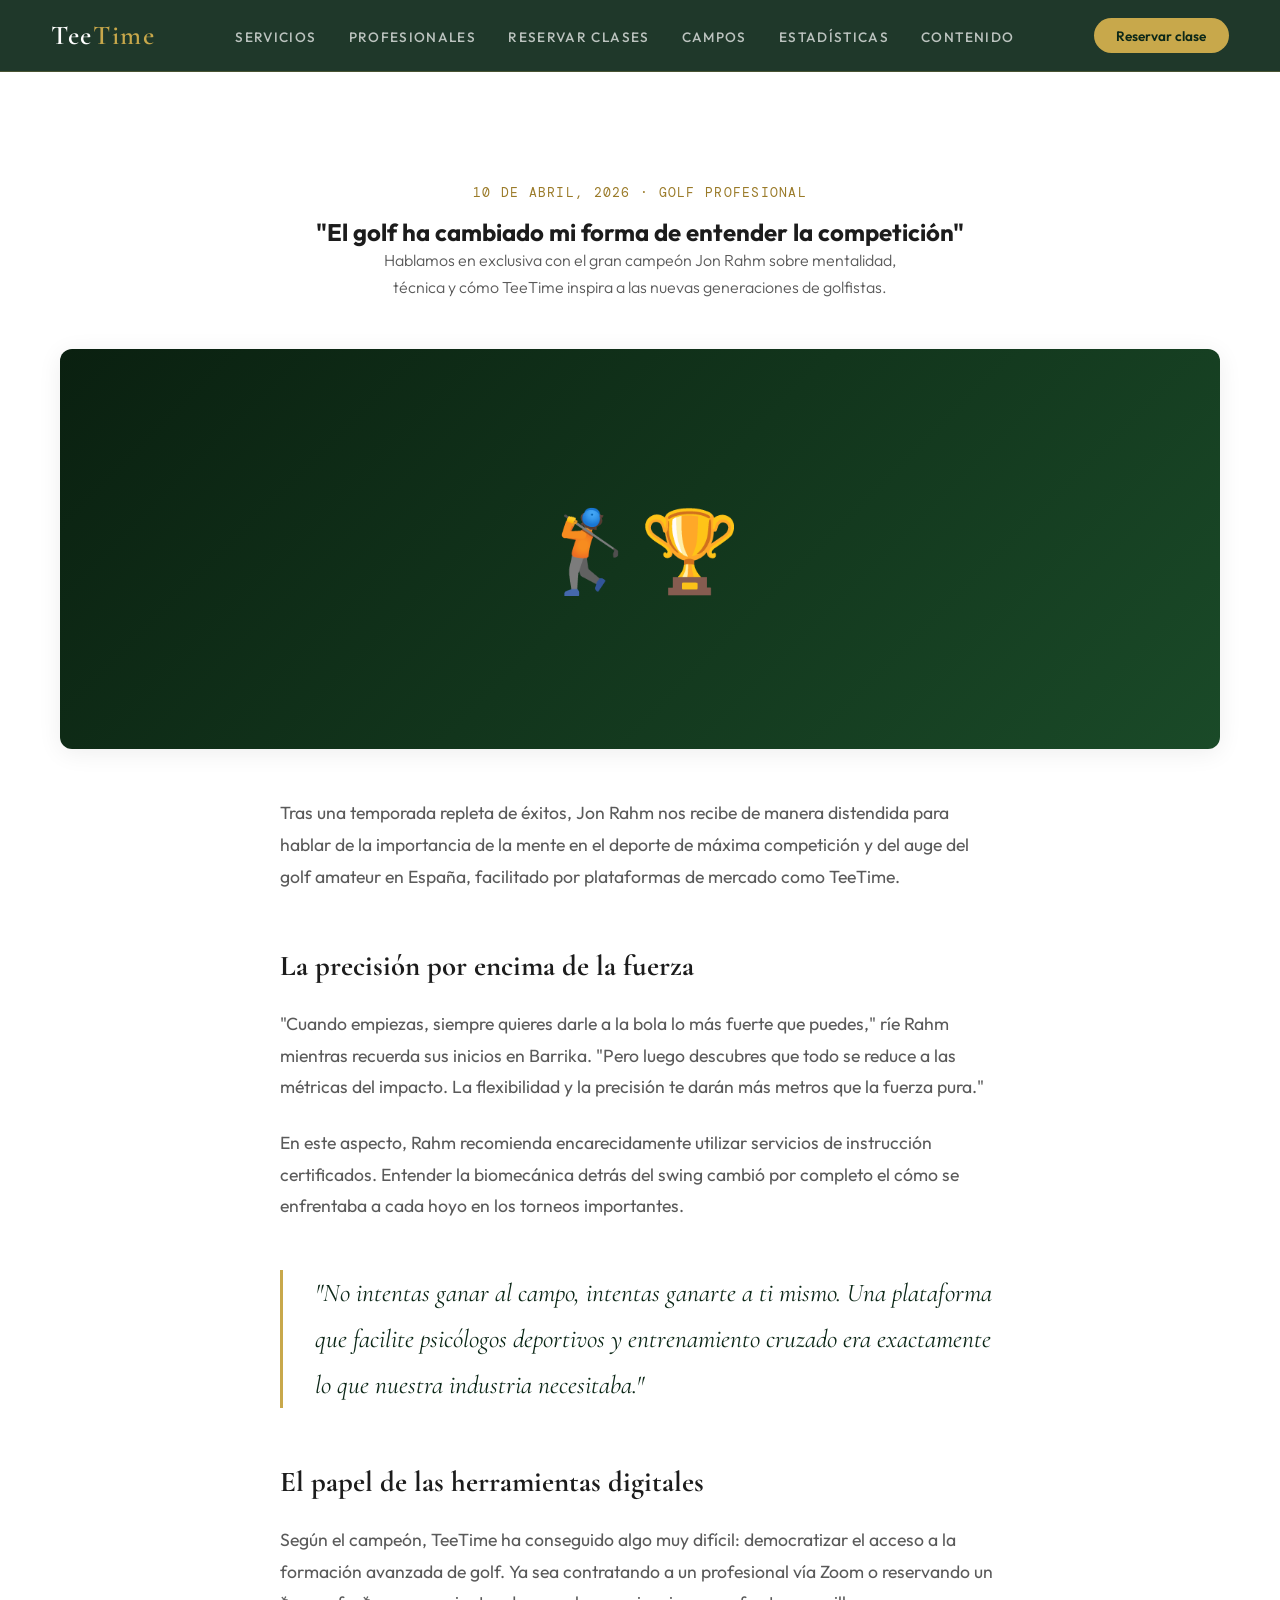
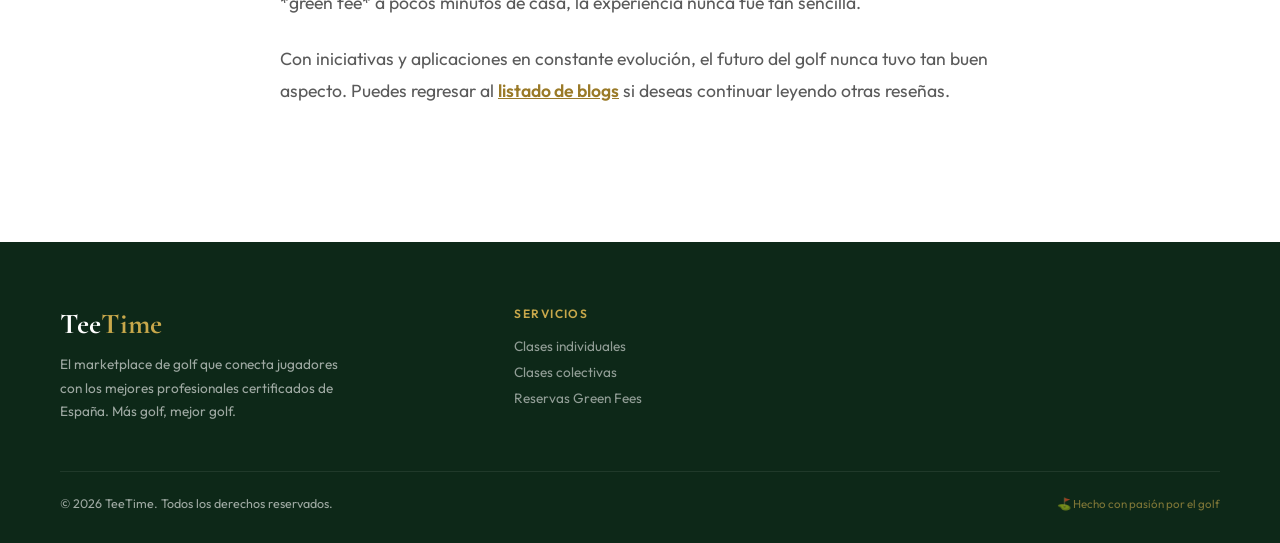
<file: entrevista.html>
<!DOCTYPE html>
<html lang="es">
<head>
<meta charset="UTF-8">
<meta name="viewport" content="width=device-width, initial-scale=1.0">
<title>Entrevista: Jon Rahm — TeeTime Content</title>
<link href="https://fonts.googleapis.com/css2?family=Cormorant+Garamond:ital,wght@0,300;0,400;0,600;0,700;1,300;1,400&family=Outfit:wght@300;400;500;600;700&family=DM+Mono:wght@400;500&display=swap" rel="stylesheet">
<link rel="stylesheet" href="style.css">
</head>
<body class="inner-page">

<!-- NAV -->
<nav id="navbar">
  <a href="index.html" class="nav-logo">Tee<span>Time</span></a>
  <ul class="nav-links">
    <li><a href="servicios.html">Servicios</a></li>
    <li><a href="profesionales.html">Profesionales</a></li>
    <li><a href="reservas.html">Reservar Clases</a></li>
    <li><a href="campos.html">Campos</a></li>
    <li><a href="estadisticas.html">Estadísticas</a></li>
    <li><a href="contenido.html">Contenido</a></li>
  </ul>
  <a href="reservas.html" class="nav-cta">Reservar clase</a>
  <div class="hamburger" onclick="toggleMenu()">
    <span></span><span></span><span></span>
  </div>
</nav>

<div class="mobile-menu" id="mobileMenu">
  <button class="mobile-close" onclick="toggleMenu()">✕</button>
  <a href="servicios.html">Servicios</a>
  <a href="profesionales.html">Profesionales</a>
  <a href="reservas.html">Reservar Clases</a>
  <a href="campos.html">Campos</a>
  <a href="estadisticas.html">Estadísticas</a>
  <a href="contenido.html">Contenido</a>
</div>

<!-- FULL ARTICLE MOCKUP -->
<section class="article-section reveal">
  <div class="container">
    <div class="article-header">
      <div class="article-meta">10 de Abril, 2026 · Golf Profesional</div>
      <h1 class="section-title">"El golf ha cambiado mi forma de entender la competición"</h1>
      <p class="section-desc" style="margin: 0 auto;">Hablamos en exclusiva con el gran campeón Jon Rahm sobre mentalidad, técnica y cómo TeeTime inspira a las nuevas generaciones de golfistas.</p>
    </div>
    
    <div style="background: linear-gradient(135deg, #0A2010, #1A4A28); display: flex; align-items:center; justify-content:center; width: 100%; height: 400px; border-radius: var(--r); margin-bottom: 3rem; font-size: 5rem; box-shadow: var(--shadow-soft);">
      🏌️🏆
    </div>
    
    <div class="article-body">
      <p>Tras una temporada repleta de éxitos, Jon Rahm nos recibe de manera distendida para hablar de la importancia de la mente en el deporte de máxima competición y del auge del golf amateur en España, facilitado por plataformas de mercado como TeeTime.</p>
      
      <h3>La precisión por encima de la fuerza</h3>
      <p>"Cuando empiezas, siempre quieres darle a la bola lo más fuerte que puedes," ríe Rahm mientras recuerda sus inicios en Barrika. "Pero luego descubres que todo se reduce a las métricas del impacto. La flexibilidad y la precisión te darán más metros que la fuerza pura."</p>
      
      <p>En este aspecto, Rahm recomienda encarecidamente utilizar servicios de instrucción certificados. Entender la biomecánica detrás del swing cambió por completo el cómo se enfrentaba a cada hoyo en los torneos importantes.</p>
      
      <div class="article-quote">
        "No intentas ganar al campo, intentas ganarte a ti mismo. Una plataforma que facilite psicólogos deportivos y entrenamiento cruzado era exactamente lo que nuestra industria necesitaba."
      </div>
      
      <h3>El papel de las herramientas digitales</h3>
      <p>Según el campeón, TeeTime ha conseguido algo muy difícil: democratizar el acceso a la formación avanzada de golf. Ya sea contratando a un profesional vía Zoom o reservando un *green fee* a pocos minutos de casa, la experiencia nunca fue tan sencilla.</p>
      
      <p>Con iniciativas y aplicaciones en constante evolución, el futuro del golf nunca tuvo tan buen aspecto. Puedes regresar al <a href="contenido.html" style="color:var(--gold-dark);font-weight:600;">listado de blogs</a> si deseas continuar leyendo otras reseñas.</p>
    </div>
  </div>
</section>

<!-- FOOTER -->
<footer>
  <div class="container">
    <div class="footer-grid">
      <div class="footer-brand">
        <a href="index.html" class="logo-foot">Tee<span>Time</span></a>
        <p>El marketplace de golf que conecta jugadores con los mejores profesionales certificados de España. Más golf, mejor golf.</p>
      </div>
      <div class="footer-col">
        <h5>Servicios</h5>
        <a href="servicios.html">Clases individuales</a>
        <a href="servicios.html">Clases colectivas</a>
        <a href="campos.html">Reservas Green Fees</a>
      </div>
    </div>
    <div class="footer-bottom">
      <p>© 2026 TeeTime. Todos los derechos reservados.</p>
      <div class="footer-badge">⛳ Hecho con pasión por el golf</div>
    </div>
  </div>
</footer>

<script src="script.js"></script>
</body>
</html>
</file>
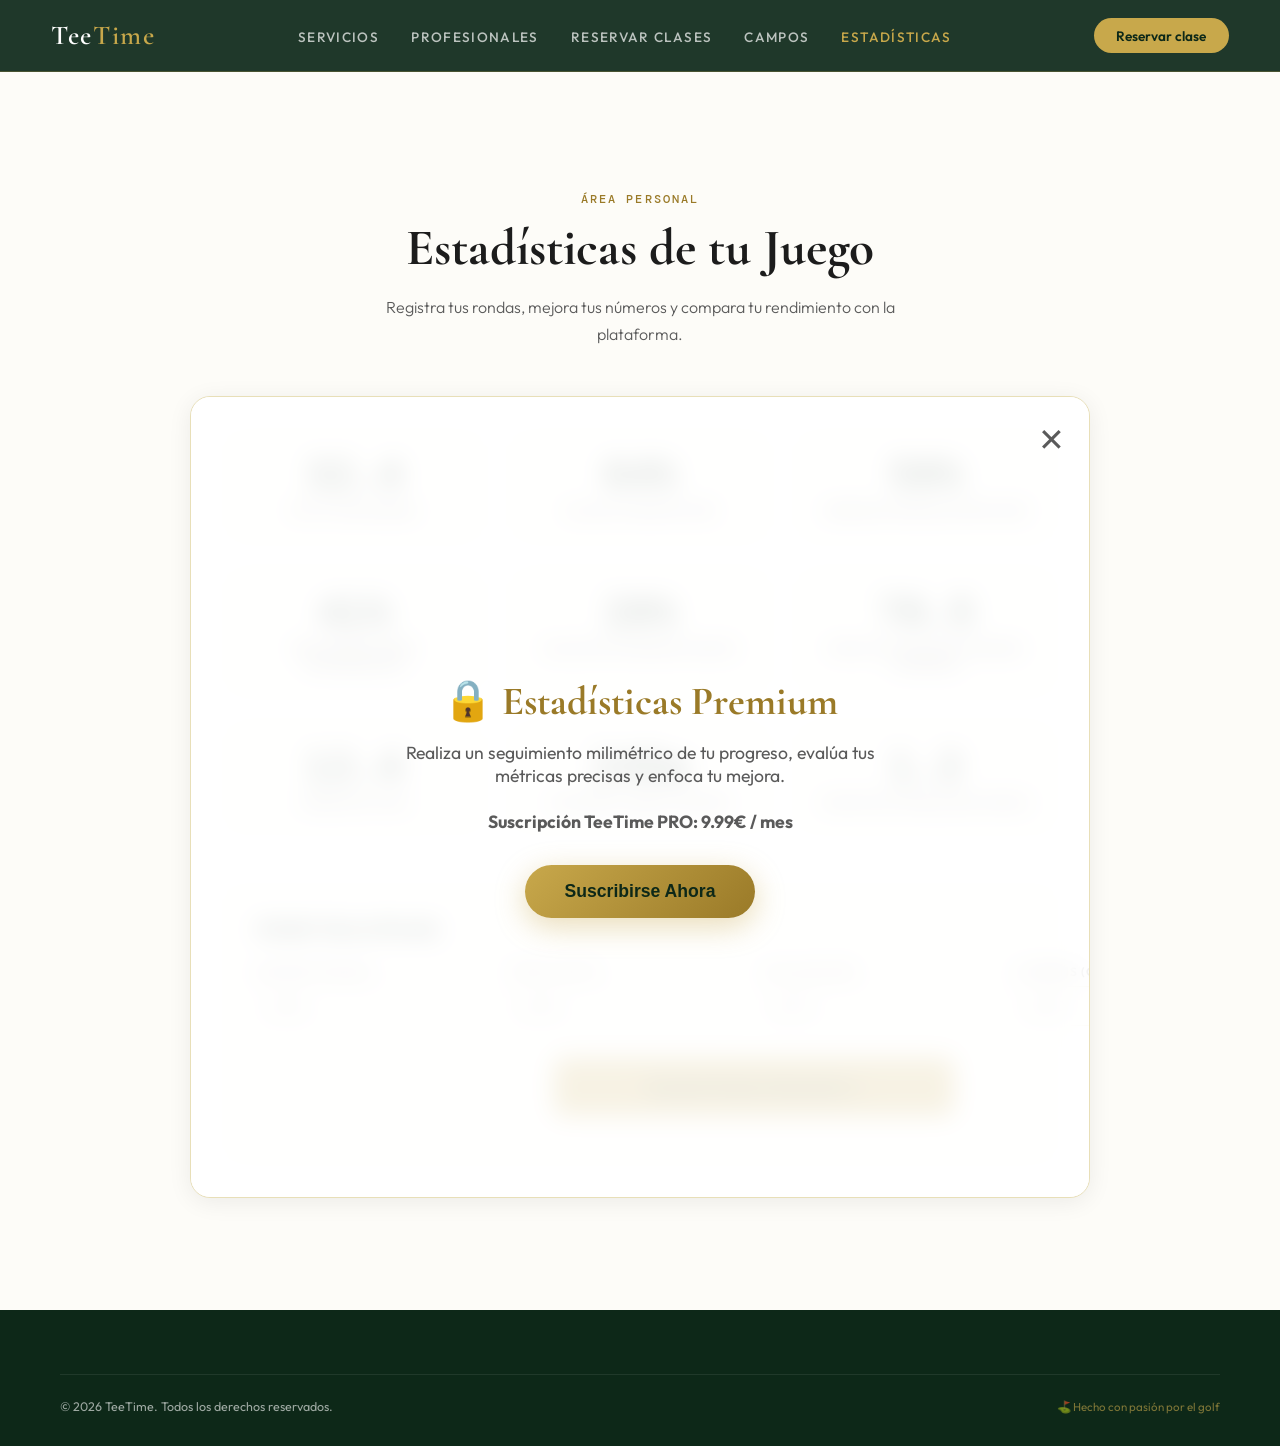
<file: estadisticas.html>
<!DOCTYPE html>
<html lang="es">
<head>
<meta charset="UTF-8">
<meta name="viewport" content="width=device-width, initial-scale=1.0">
<title>Estadísticas Premium — TeeTime</title>
<link href="https://fonts.googleapis.com/css2?family=Cormorant+Garamond:ital,wght@0,300;0,400;0,600;0,700;1,300;1,400&family=Outfit:wght@300;400;500;600;700&family=DM+Mono:wght@400;500&display=swap" rel="stylesheet">
<link rel="stylesheet" href="style.css">
<style>
  body.inner-page .stats-section { padding-top: 120px; min-height: 100vh; position: relative; }
  .stats-container { max-width: 900px; margin: 0 auto; padding: 2rem; background: white; border-radius: 20px; border: 1.5px solid var(--border); box-shadow: var(--shadow-soft); position: relative; overflow: hidden; }
  
  /* PREMIUM MOCKUP */
  .premium-overlay { position: absolute; inset: 0; background: rgba(255,255,255,0.85); backdrop-filter: blur(12px); display: flex; flex-direction: column; align-items: center; justify-content: center; z-index: 10; text-align: center; padding: 2rem; transition: opacity 0.5s; }
  .modal-close-overlay { position: absolute; top: 1.5rem; right: 1.5rem; background: transparent; border: none; font-size: 2rem; color: var(--text-soft); cursor: pointer; transition: color 0.2s; }
  .modal-close-overlay:hover { color: var(--text); }
  .premium-overlay h3 { font-family: 'Cormorant Garamond', serif; font-size: 2.5rem; color: var(--gold-dark); margin-bottom: 1rem; }
  .premium-overlay p { font-size: 1.1rem; color: var(--text-soft); margin-bottom: 2rem; max-width: 500px; }
  .btn-premium { background: linear-gradient(135deg, var(--gold), var(--gold-dark)); color: var(--green-deep); font-size: 1.1rem; font-weight: 700; padding: 1rem 2.5rem; border: none; border-radius: 50px; cursor: pointer; box-shadow: 0 8px 30px rgba(200,168,75,0.4); transition: transform 0.2s; }
  .btn-premium:hover { transform: scale(1.05); }

  /* STATS UI */
  .stats-grid { display: grid; grid-template-columns: repeat(3, 1fr); gap: 1.5rem; margin-bottom: 3rem; }
  .stat-card { padding: 1.5rem; background: var(--off-white); border: 1.5px solid var(--border); border-radius: 12px; text-align: center; }
  .stat-val { font-family: 'DM Mono', monospace; font-size: 2.5rem; color: var(--green-deep); font-weight: 500; line-height: 1; margin-bottom: .5rem;}
  .stat-label { font-size: .8rem; text-transform: uppercase; letter-spacing: .05em; color: var(--text-soft); font-weight: 600; }
  
  .stats-form { background: var(--off-white); padding: 2rem; border-radius: 12px; border: 1px solid var(--border); }
  .stats-form h4 { font-size: 1.2rem; margin-bottom: 1.5rem; color: var(--green-deep); }
  .stats-form .form-row { display: grid; grid-template-columns: repeat(4, 1fr); gap: 1rem; }
  
  @media (max-width: 768px) {
      .stats-grid { grid-template-columns: 1fr; }
      .stats-form .form-row { grid-template-columns: 1fr; }
  }
</style>
</head>
<body class="inner-page">

<!-- NAV -->
<nav id="navbar">
  <a href="index.html" class="nav-logo">Tee<span>Time</span></a>
  <ul class="nav-links">
    <li><a href="servicios.html">Servicios</a></li>
    <li><a href="profesionales.html">Profesionales</a></li>
    <li><a href="reservas.html">Reservar Clases</a></li>
    <li><a href="campos.html">Campos</a></li>
    <li><a href="estadisticas.html" style="color:var(--gold);">Estadísticas</a></li>
  </ul>
  <a href="reservas.html" class="nav-cta">Reservar clase</a>
  <div class="hamburger" onclick="toggleMenu()">
    <span></span><span></span><span></span>
  </div>
</nav>

<!-- STATS SECTION -->
<section class="stats-section">
  <div class="container">
    <div class="reveal" style="text-align:center; margin-bottom: 3rem;">
      <div class="section-tag" style="color:var(--gold-dark);">Área Personal</div>
      <h2 class="section-title">Estadísticas de tu Juego</h2>
      <p class="section-desc" style="margin: 0 auto;">Registra tus rondas, mejora tus números y compara tu rendimiento con la plataforma.</p>
    </div>

    <div class="stats-container reveal">
      <!-- Muro de pago dinámico -->
      <div class="premium-overlay" id="premiumOverlay">
        <button class="modal-close-overlay" onclick="closePremium()" title="Cerrar vista previa">✕</button>
        <h3>🔒 Estadísticas Premium</h3>
        <p>Realiza un seguimiento milimétrico de tu progreso, evalúa tus métricas precisas y enfoca tu mejora.<br><br><b>Suscripción TeeTime PRO: 9.99€ / mes</b></p>
        <button class="btn-premium" onclick="promptPremium()">Suscribirse Ahora</button>
      </div>

      <!-- Contenido de Estadísticas -->
      <div class="stats-grid">
        <div class="stat-card">
          <div class="stat-val" id="valPutts">32.4</div>
          <div class="stat-label">Putts por Ronda</div>
        </div>
        <div class="stat-card">
          <div class="stat-val" id="valCalles">64%</div>
          <div class="stat-label">Calles Cogidas (FIR)</div>
        </div>
        <div class="stat-card">
          <div class="stat-val" id="valGreens">58%</div>
          <div class="stat-label">Greens en Regulación (GIR)</div>
        </div>
        <div class="stat-card">
          <div class="stat-val" id="valRecup">41%</div>
          <div class="stat-label">Recuperaciones (Scrambling)</div>
        </div>
        <div class="stat-card">
          <div class="stat-val" id="valBunker">28%</div>
          <div class="stat-label">Salidas de Búnker (Saves)</div>
        </div>
        <div class="stat-card">
          <div class="stat-val" id="valMedia">78.5</div>
          <div class="stat-label">Media de Golpes (Scoring Average)</div>
        </div>
        <div class="stat-card">
          <div class="stat-val" id="valHandicap">12.4</div>
          <div class="stat-label">Hándicap WHS</div>
        </div>
        <div class="stat-card">
          <div class="stat-val" id="valDriver">245m</div>
          <div class="stat-label">Distancia Media Driver</div>
        </div>
        <div class="stat-card">
          <div class="stat-val" id="valPenalty">1.2</div>
          <div class="stat-label">Golpes de Penalidad Media</div>
        </div>
      </div>

      <div class="stats-form">
        <h4>Añadir Nueva Ronda</h4>
        <div class="form-row">
          <div class="form-field">
             <label class="form-label">Golpes Totales</label>
             <input type="number" class="form-input" id="inpGolpes" placeholder="Ej: 82">
          </div>
          <div class="form-field">
             <label class="form-label">Total Putts</label>
             <input type="number" class="form-input" id="inpPutts" placeholder="Ej: 30">
          </div>
          <div class="form-field">
             <label class="form-label">% Calles (FIR)</label>
             <input type="number" class="form-input" id="inpCalles" placeholder="Ej: 70">
          </div>
          <div class="form-field">
             <label class="form-label">% Greens (GIR)</label>
             <input type="number" class="form-input" id="inpGIR" placeholder="Ej: 60">
          </div>
          <div class="form-field" style="grid-column: span 4; display:flex; align-items:center; justify-content:center; margin-top: 1rem;">
             <button class="btn-confirm" onclick="saveStats()" style="width:100%; max-width: 400px; padding: 1.2rem;">Guardar Ronda y Recalcular →</button>
          </div>
        </div>
      </div>
    </div>
  </div>
</section>

<!-- FOOTER -->
<footer>
  <div class="container">
    <div class="footer-bottom">
      <p>© 2026 TeeTime. Todos los derechos reservados.</p>
      <div class="footer-badge">⛳ Hecho con pasión por el golf</div>
    </div>
  </div>
</footer>

<script src="script.js"></script>
</body>
</html>
</file>
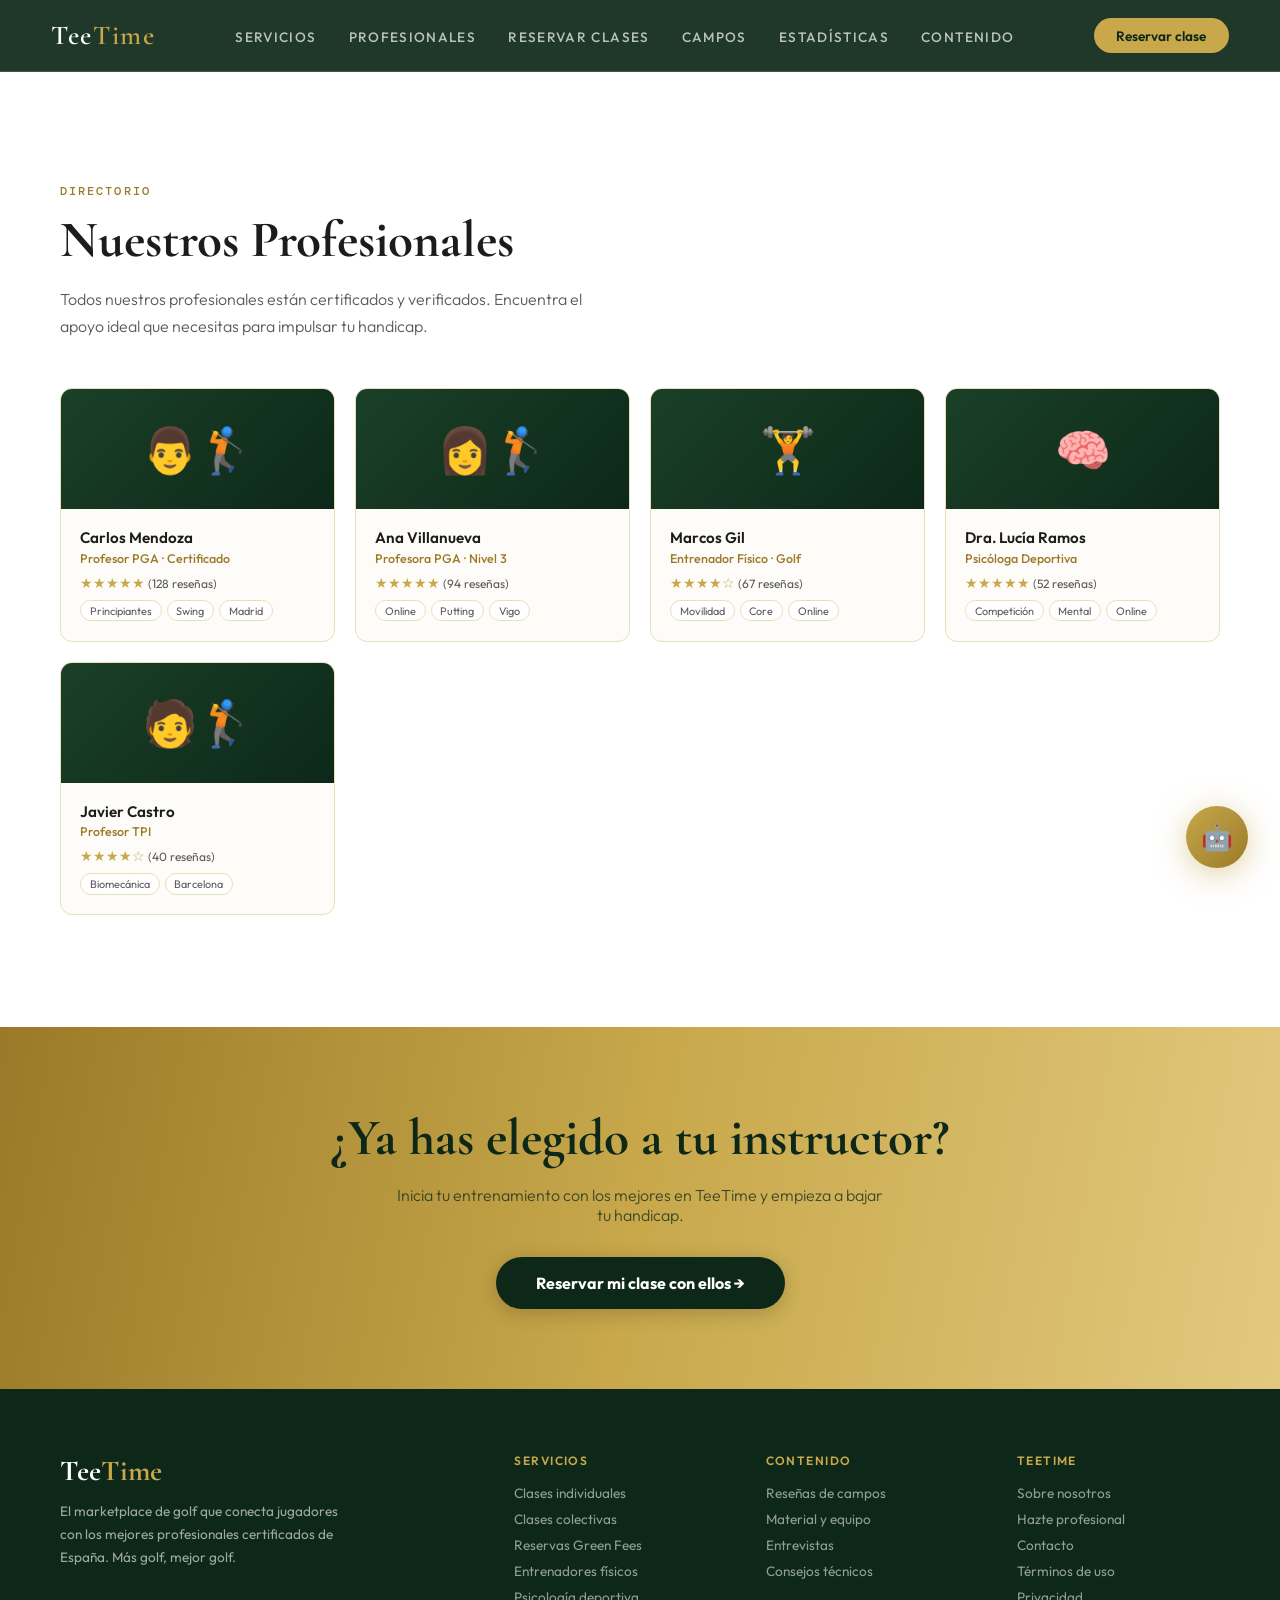
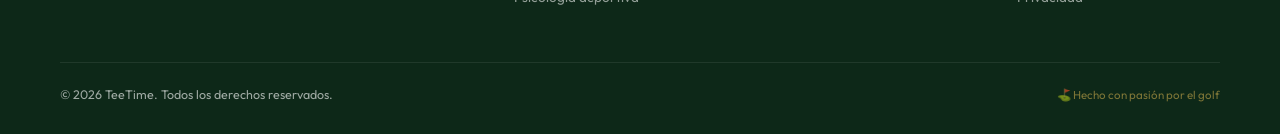
<file: profesionales.html>
<!DOCTYPE html>
<html lang="es">
<head>
<meta charset="UTF-8">
<meta name="viewport" content="width=device-width, initial-scale=1.0">
<title>Profesionales — TeeTime</title>
<link href="https://fonts.googleapis.com/css2?family=Cormorant+Garamond:ital,wght@0,300;0,400;0,600;0,700;1,300;1,400&family=Outfit:wght@300;400;500;600;700&family=DM+Mono:wght@400;500&display=swap" rel="stylesheet">
<link rel="stylesheet" href="style.css">
</head>
<body class="inner-page">

<!-- NAV -->
<nav id="navbar">
  <a href="index.html" class="nav-logo">Tee<span>Time</span></a>
  <ul class="nav-links">
    <li><a href="servicios.html">Servicios</a></li>
    <li><a href="profesionales.html">Profesionales</a></li>
    <li><a href="reservas.html">Reservar Clases</a></li>
    <li><a href="campos.html">Campos</a></li>
    <li><a href="estadisticas.html">Estadísticas</a></li>
    <li><a href="contenido.html">Contenido</a></li>
  </ul>
  <a href="reservas.html" class="nav-cta">Reservar clase</a>
  <div class="hamburger" onclick="toggleMenu()">
    <span></span><span></span><span></span>
  </div>
</nav>

<!-- MOBILE MENU -->
<div class="mobile-menu" id="mobileMenu">
  <button class="mobile-close" onclick="toggleMenu()">✕</button>
  <a href="servicios.html">Servicios</a>
  <a href="profesionales.html">Profesionales</a>
  <a href="reservas.html">Reservar Clases</a>
  <a href="campos.html">Campos</a>
  <a href="estadisticas.html">Estadísticas</a>
  <a href="contenido.html">Contenido</a>
  <a href="reservas.html" class="nav-cta" style="font-size:1rem;padding:.75rem 2rem;">Reservar clase</a>
</div>

<!-- PROFESSIONALS -->
<section class="pros-section">
  <div class="container">
    <div class="reveal">
      <div class="section-tag">Directorio</div>
      <h2 class="section-title">Nuestros Profesionales</h2>
      <p class="section-desc">Todos nuestros profesionales están certificados y verificados. Encuentra el apoyo ideal que necesitas para impulsar tu handicap.</p>
    </div>
    <div class="pros-grid">
      <div class="pro-card reveal">
        <div class="pro-avatar">👨‍🏌️</div>
        <div class="pro-body">
          <div class="pro-name">Carlos Mendoza</div>
          <div class="pro-role">Profesor PGA · Certificado</div>
          <div class="pro-stars">★★★★★ <span style="color:var(--text-soft);font-size:.75rem;">(128 reseñas)</span></div>
          <div class="pro-tags">
            <span class="pro-tag">Principiantes</span>
            <span class="pro-tag">Swing</span>
            <span class="pro-tag">Madrid</span>
          </div>
        </div>
      </div>
      <div class="pro-card reveal" style="transition-delay:.1s">
        <div class="pro-avatar">👩‍🏌️</div>
        <div class="pro-body">
          <div class="pro-name">Ana Villanueva</div>
          <div class="pro-role">Profesora PGA · Nivel 3</div>
          <div class="pro-stars">★★★★★ <span style="color:var(--text-soft);font-size:.75rem;">(94 reseñas)</span></div>
          <div class="pro-tags">
            <span class="pro-tag">Online</span>
            <span class="pro-tag">Putting</span>
            <span class="pro-tag">Vigo</span>
          </div>
        </div>
      </div>
      <div class="pro-card reveal" style="transition-delay:.2s">
        <div class="pro-avatar">🏋️</div>
        <div class="pro-body">
          <div class="pro-name">Marcos Gil</div>
          <div class="pro-role">Entrenador Físico · Golf</div>
          <div class="pro-stars">★★★★☆ <span style="color:var(--text-soft);font-size:.75rem;">(67 reseñas)</span></div>
          <div class="pro-tags">
            <span class="pro-tag">Movilidad</span>
            <span class="pro-tag">Core</span>
            <span class="pro-tag">Online</span>
          </div>
        </div>
      </div>
      <div class="pro-card reveal" style="transition-delay:.3s">
        <div class="pro-avatar">🧠</div>
        <div class="pro-body">
          <div class="pro-name">Dra. Lucía Ramos</div>
          <div class="pro-role">Psicóloga Deportiva</div>
          <div class="pro-stars">★★★★★ <span style="color:var(--text-soft);font-size:.75rem;">(52 reseñas)</span></div>
          <div class="pro-tags">
            <span class="pro-tag">Competición</span>
            <span class="pro-tag">Mental</span>
            <span class="pro-tag">Online</span>
          </div>
        </div>
      </div>
    
      <!-- Additional mock pros to fill the directory -->
      <div class="pro-card reveal">
        <div class="pro-avatar">🧑‍🏌️</div>
        <div class="pro-body">
          <div class="pro-name">Javier Castro</div>
          <div class="pro-role">Profesor TPI</div>
          <div class="pro-stars">★★★★☆ <span style="color:var(--text-soft);font-size:.75rem;">(40 reseñas)</span></div>
          <div class="pro-tags">
            <span class="pro-tag">Biomecánica</span>
            <span class="pro-tag">Barcelona</span>
          </div>
        </div>
      </div>
    </div>
  </div>
</section>

<!-- CTA STRIP -->
<div class="cta-strip">
  <div class="container">
    <h2>¿Ya has elegido a tu instructor?</h2>
    <p>Inicia tu entrenamiento con los mejores en TeeTime y empieza a bajar tu handicap.</p>
    <a href="reservas.html" class="btn-cta-dark">Reservar mi clase con ellos →</a>
  </div>
</div>

<!-- FOOTER -->
<footer>
  <div class="container">
    <div class="footer-grid">
      <div class="footer-brand">
        <a href="index.html" class="logo-foot">Tee<span>Time</span></a>
        <p>El marketplace de golf que conecta jugadores con los mejores profesionales certificados de España. Más golf, mejor golf.</p>
      </div>
      <div class="footer-col">
        <h5>Servicios</h5>
        <a href="servicios.html">Clases individuales</a>
        <a href="servicios.html">Clases colectivas</a>
        <a href="campos.html">Reservas Green Fees</a>
        <a href="servicios.html">Entrenadores físicos</a>
        <a href="servicios.html">Psicología deportiva</a>
      </div>
      <div class="footer-col">
        <h5>Contenido</h5>
        <a href="contenido.html">Reseñas de campos</a>
        <a href="contenido.html">Material y equipo</a>
        <a href="contenido.html">Entrevistas</a>
        <a href="contenido.html">Consejos técnicos</a>
      </div>
      <div class="footer-col">
        <h5>TeeTime</h5>
        <a href="index.html">Sobre nosotros</a>
        <a href="profesionales.html">Hazte profesional</a>
        <a href="#">Contacto</a>
        <a href="#">Términos de uso</a>
        <a href="#">Privacidad</a>
      </div>
    </div>
    <div class="footer-bottom">
      <p>© 2026 TeeTime. Todos los derechos reservados.</p>
      <div class="footer-badge">⛳ Hecho con pasión por el golf</div>
    </div>
  </div>
</footer>

<!-- CHATBOT BUTTON -->
<button class="chat-btn" onclick="toggleChat()" title="Asistente TeeTime IA">🤖</button>

<!-- CHATBOT PANEL -->
<div class="chat-panel" id="chatPanel">
  <div class="chat-header">
    <div class="chat-avatar">⛳</div>
    <div class="chat-header-info">
      <h4>TeeBot · Asistente IA</h4>
      <p>Resuelvo tus dudas sobre golf</p>
    </div>
    <div class="chat-online"></div>
  </div>
  <div class="chat-messages" id="chatMessages">
    <div class="msg bot"><div class="msg-bubble">¡Hola! 👋 Soy TeeBot, tu asistente de golf con IA. ¿En qué puedo ayudarte hoy?</div></div>
  </div>
  <div class="chat-suggestions" id="chatSugg">
    <button class="chat-sugg" onclick="sendSugg(this)">¿Cómo empezar en el golf?</button>
    <button class="chat-sugg" onclick="sendSugg(this)">¿Qué palos necesito?</button>
    <button class="chat-sugg" onclick="sendSugg(this)">¿Cómo reservo una clase?</button>
  </div>
  <div class="chat-input-row">
    <input class="chat-input" id="chatInput" type="text" placeholder="Escribe tu pregunta..." onkeydown="if(event.key==='Enter')sendChat()">
    <button class="chat-send" onclick="sendChat()">➤</button>
  </div>
</div>

<script src="script.js"></script>
</body>
</html>
</file>
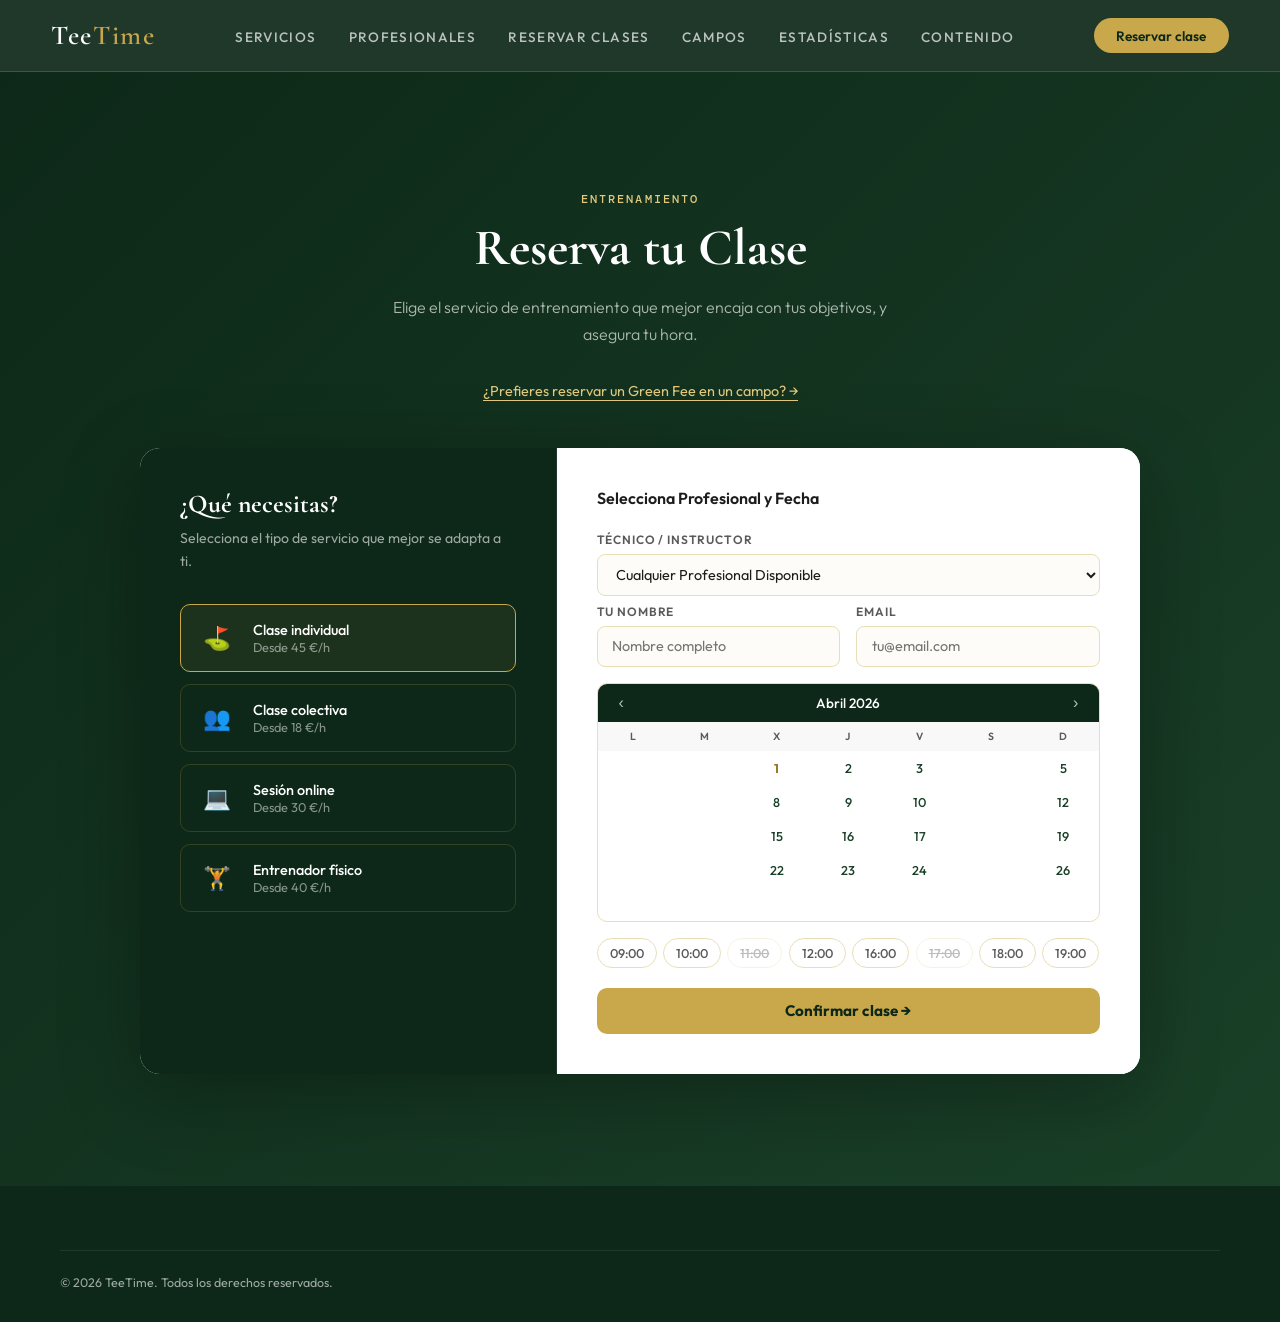
<file: reservas.html>
<!DOCTYPE html>
<html lang="es">
<head>
<meta charset="UTF-8">
<meta name="viewport" content="width=device-width, initial-scale=1.0">
<title>Reservar Clases — TeeTime</title>
<link href="https://fonts.googleapis.com/css2?family=Cormorant+Garamond:ital,wght@0,300;0,400;0,600;0,700;1,300;1,400&family=Outfit:wght@300;400;500;600;700&family=DM+Mono:wght@400;500&display=swap" rel="stylesheet">
<link rel="stylesheet" href="style.css">
<style>
  body.inner-page .booking-section { padding-top: 120px; min-height: 100vh; }
  .booking-widget-wrapper { max-width: 1000px; margin: 3rem auto 0; }
</style>
</head>
<body class="inner-page">

<!-- NAV -->
<nav id="navbar">
  <a href="index.html" class="nav-logo">Tee<span>Time</span></a>
  <ul class="nav-links">
    <li><a href="servicios.html">Servicios</a></li>
    <li><a href="profesionales.html">Profesionales</a></li>
    <li><a href="reservas.html">Reservar Clases</a></li>
    <li><a href="campos.html">Campos</a></li>
    <li><a href="estadisticas.html">Estadísticas</a></li>
    <li><a href="contenido.html">Contenido</a></li>
  </ul>
  <a href="reservas.html" class="nav-cta">Reservar clase</a>
  <div class="hamburger" onclick="toggleMenu()">
    <span></span><span></span><span></span>
  </div>
</nav>

<!-- MOBILE MENU -->
<div class="mobile-menu" id="mobileMenu">
  <button class="mobile-close" onclick="toggleMenu()">✕</button>
  <a href="servicios.html">Servicios</a>
  <a href="profesionales.html">Profesionales</a>
  <a href="reservas.html">Reservar Clases</a>
  <a href="campos.html">Campos</a>
  <a href="estadisticas.html">Estadísticas</a>
  <a href="contenido.html">Contenido</a>
</div>

<!-- BOOKING CLASES -->
<section class="booking-section">
  <div class="container">
    <div class="reveal" style="text-align:center;">
      <div class="section-tag" style="color:var(--gold-light);">Entrenamiento</div>
      <h2 class="section-title" style="color:white;">Reserva tu Clase</h2>
      <p class="section-desc" style="color:rgba(255,255,255,0.65); margin: 0 auto;">Elige el servicio de entrenamiento que mejor encaja con tus objetivos, y asegura tu hora.</p>
      <div style="margin-top:2rem;">
         <a href="campos.html" style="color:var(--gold-light); font-size:.9rem; text-decoration:none; border-bottom:1px solid var(--gold-light);">¿Prefieres reservar un Green Fee en un campo? →</a>
      </div>
    </div>
    <div class="booking-widget-wrapper">
      <div class="booking-widget reveal" id="widget-clases">
        <div class="booking-left">
          <h3>¿Qué necesitas?</h3>
          <p>Selecciona el tipo de servicio que mejor se adapta a ti.</p>
          <div class="booking-options">
            <div class="booking-opt selected" onclick="selectOpt(this)">
              <div class="booking-opt-icon">⛳</div><div><div class="booking-opt-name">Clase individual</div><div class="booking-opt-price">Desde 45 €/h</div></div>
            </div>
            <div class="booking-opt" onclick="selectOpt(this)">
              <div class="booking-opt-icon">👥</div><div><div class="booking-opt-name">Clase colectiva</div><div class="booking-opt-price">Desde 18 €/h</div></div>
            </div>
            <div class="booking-opt" onclick="selectOpt(this)">
              <div class="booking-opt-icon">💻</div><div><div class="booking-opt-name">Sesión online</div><div class="booking-opt-price">Desde 30 €/h</div></div>
            </div>
            <div class="booking-opt" onclick="selectOpt(this)">
              <div class="booking-opt-icon">🏋️</div><div><div class="booking-opt-name">Entrenador físico</div><div class="booking-opt-price">Desde 40 €/h</div></div>
            </div>
          </div>
        </div>
        <div class="booking-right">
          <h3>Selecciona Profesional y Fecha</h3>
          <div class="form-row" style="margin-bottom: .5rem;">
            <div class="form-field" style="grid-column: span 2;">
              <label class="form-label">Técnico / Instructor</label>
              <select class="form-input" id="tecnicoSelect" style="width: 100%;">
                <option value="cualquiera">Cualquier Profesional Disponible</option>
                <option value="carlos">Carlos Mendoza (PGA)</option>
                <option value="ana">Ana Villanueva (PGA)</option>
                <option value="marcos">Marcos Gil (Fitness)</option>
                <option value="lucia">Dra. Lucía Ramos (Mental)</option>
                <option value="javier">Javier Castro (TPI)</option>
              </select>
            </div>
          </div>
          <div class="form-row">
            <div class="form-field"><label class="form-label">Tu nombre</label><input class="form-input" type="text" placeholder="Nombre completo"></div>
            <div class="form-field"><label class="form-label">Email</label><input class="form-input" type="email" placeholder="tu@email.com"></div>
          </div>
          <div class="cal-mini" id="cal-mini-clases">
            <div class="cal-header">
              <button class="cal-nav" onclick="changeMonth(-1, 'cal-mini-clases')">‹</button>
              <span class="calTitle">Abril 2026</span>
              <button class="cal-nav" onclick="changeMonth(1, 'cal-mini-clases')">›</button>
            </div>
            <div class="cal-grid calGrid"></div>
          </div>
          <div class="time-slots">
            <div class="time-slot" onclick="selectTime(this)">09:00</div>
            <div class="time-slot" onclick="selectTime(this)">10:00</div>
            <div class="time-slot busy">11:00</div>
            <div class="time-slot" onclick="selectTime(this)">12:00</div>
            <div class="time-slot" onclick="selectTime(this)">16:00</div>
            <div class="time-slot busy">17:00</div>
            <div class="time-slot" onclick="selectTime(this)">18:00</div>
            <div class="time-slot" onclick="selectTime(this)">19:00</div>
          </div>
          <button class="btn-confirm" onclick="confirmBooking()">Confirmar clase →</button>
        </div>
      </div>
    </div>
  </div>
</section>

<!-- FOOTER -->
<footer>
  <div class="container">
    <div class="footer-bottom">
      <p>© 2026 TeeTime. Todos los derechos reservados.</p>
    </div>
  </div>
</footer>

<script src="script.js"></script>
</body>
</html>
</file>
<file: style.css>
:root {
  --gold: #C8A84B;
  --gold-light: #E2C97E;
  --gold-dark: #9A7A28;
  --gold-xlight: #F5EDD0;
  --white: #FFFFFF;
  --off-white: #FDFCF8;
  --green-deep: #0D2818;
  --green-mid: #1A4028;
  --green-light: #2A6040;
  --text: #1C1C1C;
  --text-soft: #5A5A5A;
  --border: #E8DFB8;
  --shadow-gold: 0 8px 40px rgba(200,168,75,0.18);
  --shadow-soft: 0 4px 24px rgba(0,0,0,0.07);
  --r: 12px;
}

*, *::before, *::after { box-sizing: border-box; margin: 0; padding: 0; }

html { scroll-behavior: smooth; }

body {
  font-family: 'Outfit', sans-serif;
  background: var(--off-white);
  color: var(--text);
  overflow-x: hidden;
}

/* ─── ESPACIADO MULTIPAGINA ─── */
body.inner-page {
  padding-top: 72px; /* Espacio para el navbar fijo */
}

/* ─── SCROLLBAR ─── */
::-webkit-scrollbar { width: 6px; }
::-webkit-scrollbar-track { background: var(--off-white); }
::-webkit-scrollbar-thumb { background: var(--gold); border-radius: 3px; }

/* ─── NAV ─── */
nav {
  position: fixed; top: 0; left: 0; right: 0; z-index: 1000;
  height: 72px;
  display: flex; align-items: center; justify-content: space-between;
  padding: 0 4vw;
  background: rgba(13,40,24,0.92);
  backdrop-filter: blur(16px);
  border-bottom: 1px solid rgba(200,168,75,0.25);
  transition: all .3s;
}
nav.scrolled {
  height: 60px;
  background: rgba(13,40,24,0.98);
}
.nav-logo {
  font-family: 'Cormorant Garamond', serif;
  font-size: 1.7rem;
  font-weight: 600;
  color: white;
  letter-spacing: .06em;
  text-decoration: none;
}
.nav-logo span { color: var(--gold); }
.nav-links {
  display: flex; gap: 2rem; list-style: none;
}
.nav-links a {
  font-size: .85rem; font-weight: 500; text-transform: uppercase;
  letter-spacing: .1em; color: rgba(255,255,255,.7);
  text-decoration: none; transition: color .2s;
}
.nav-links a:hover { color: var(--gold-light); }
.nav-cta {
  font-family: 'Outfit', sans-serif;
  font-size: .85rem; font-weight: 600;
  padding: .55rem 1.4rem;
  background: var(--gold);
  color: var(--green-deep);
  border: none; border-radius: 50px;
  cursor: pointer; transition: all .2s;
  text-decoration: none;
}
.nav-cta:hover { background: var(--gold-light); transform: translateY(-1px); }
.hamburger { display: none; flex-direction: column; gap: 5px; cursor: pointer; }
.hamburger span { width: 22px; height: 2px; background: white; border-radius: 2px; transition: all .3s; }

/* ─── HERO ─── */
.hero {
  background: linear-gradient(165deg, var(--green-deep) 0%, var(--green-mid) 50%, #102A1A 100%);
  display: block;
  padding: 0 4vw 60px;
  position: relative; overflow: hidden;
}
@keyframes arrowBounce {
  0%, 100% { transform: translateY(0); }
  50% { transform: translateY(12px); }
}
.hero::before {
  content: '';
  position: absolute; inset: 0;
  background: radial-gradient(ellipse 70% 60% at 75% 50%, rgba(200,168,75,0.08) 0%, transparent 70%);
}
.hero-grid {
  position: absolute; inset: 0; opacity: .04;
  background-image: linear-gradient(rgba(200,168,75,.5) 1px, transparent 1px),
                    linear-gradient(90deg, rgba(200,168,75,.5) 1px, transparent 1px);
  background-size: 60px 60px;
}
.hero-flag {
  position: absolute; top: 15%; right: 8%;
  width: 340px; opacity: .07;
  animation: flagFloat 8s ease-in-out infinite;
}
@keyframes flagFloat {
  0%,100% { transform: translateY(0) rotate(-2deg); }
  50% { transform: translateY(-20px) rotate(2deg); }
}
.hero-content {
  position: relative; z-index: 2;
  max-width: 640px;
}
.hero-badge {
  display: inline-flex; align-items: center; gap: .5rem;
  background: rgba(200,168,75,0.15);
  border: 1px solid rgba(200,168,75,0.35);
  border-radius: 50px;
  padding: .35rem 1rem;
  font-size: .75rem; font-weight: 600;
  text-transform: uppercase; letter-spacing: .12em;
  color: var(--gold-light);
  margin-bottom: 1.5rem;
  animation: fadeUp .8s ease both;
}
.hero-badge::before { content: '⛳'; font-size: .9rem; }
h1.hero-title {
  font-family: 'Cormorant Garamond', serif;
  font-size: clamp(4.5rem, 8vw, 7.5rem);
  font-weight: 700;
  line-height: .95;
  color: white;
  margin-bottom: 1.5rem;
  animation: fadeUp .8s .15s ease both;
}
h1.hero-title em {
  font-style: italic;
  color: var(--gold);
}
.hero-desc {
  font-size: 1.05rem; font-weight: 300;
  line-height: 1.75;
  color: rgba(255,255,255,.7);
  margin-bottom: 2.5rem;
  max-width: 520px;
  animation: fadeUp .8s .3s ease both;
}
.hero-actions {
  display: flex; gap: 1rem; flex-wrap: wrap;
  animation: fadeUp .8s .45s ease both;
}
.btn-hero-primary {
  padding: .85rem 2rem;
  background: var(--gold);
  color: var(--green-deep);
  font-family: 'Outfit', sans-serif;
  font-size: .95rem; font-weight: 700;
  border: none; border-radius: 50px;
  cursor: pointer; text-decoration: none;
  transition: all .25s;
  box-shadow: 0 4px 24px rgba(200,168,75,0.4);
}
.btn-hero-primary:hover { background: var(--gold-light); transform: translateY(-2px); box-shadow: 0 8px 32px rgba(200,168,75,0.5); }
.btn-hero-ghost {
  padding: .85rem 2rem;
  background: transparent;
  color: white;
  font-family: 'Outfit', sans-serif;
  font-size: .95rem; font-weight: 500;
  border: 1.5px solid rgba(255,255,255,.3);
  border-radius: 50px;
  cursor: pointer; text-decoration: none;
  transition: all .25s;
}
.btn-hero-ghost:hover { border-color: var(--gold); color: var(--gold-light); }
.hero-stats {
  display: flex; gap: 2.5rem; margin-top: 4rem;
  animation: fadeUp .8s .6s ease both;
}
.hero-stat-num {
  font-family: 'Cormorant Garamond', serif;
  font-size: 2.2rem; font-weight: 700;
  color: var(--gold);
  line-height: 1;
}
.hero-stat-label {
  font-size: .75rem; font-weight: 400;
  text-transform: uppercase; letter-spacing: .1em;
  color: rgba(255,255,255,.5);
  margin-top: .25rem;
}

/* ─── SECTIONS COMMON ─── */
section { padding: 7rem 4vw; }
.container { max-width: 1160px; margin: 0 auto; }
.section-tag {
  font-family: 'DM Mono', monospace;
  font-size: .72rem; text-transform: uppercase; letter-spacing: .18em;
  color: var(--gold-dark); font-weight: 500;
  margin-bottom: .75rem;
}
h2.section-title {
  font-family: 'Cormorant Garamond', serif;
  font-size: clamp(2rem, 4vw, 3.2rem);
  font-weight: 700; line-height: 1.15;
  margin-bottom: 1rem;
}
.section-desc {
  font-size: 1rem; font-weight: 300;
  color: var(--text-soft); line-height: 1.7;
  max-width: 540px;
}

/* ─── HOW IT WORKS ─── */
.how-section { background: white; }
.how-grid {
  display: grid; grid-template-columns: repeat(4,1fr); gap: 1.5rem;
  margin-top: 3.5rem;
}
.how-card {
  padding: 2rem 1.5rem;
  border: 1.5px solid var(--border);
  border-radius: var(--r);
  background: var(--off-white);
  transition: all .3s;
  position: relative;
}
.how-card:hover { transform: translateY(-4px); border-color: var(--gold); box-shadow: var(--shadow-gold); }
.how-num {
  font-family: 'Cormorant Garamond', serif;
  font-size: 3.5rem; font-weight: 700;
  color: var(--gold-xlight);
  line-height: 1; margin-bottom: .75rem;
  transition: color .3s;
}
.how-card:hover .how-num { color: var(--gold-light); }
.how-icon { font-size: 1.6rem; margin-bottom: .75rem; }
.how-title { font-size: 1rem; font-weight: 600; margin-bottom: .5rem; }
.how-text { font-size: .88rem; font-weight: 300; color: var(--text-soft); line-height: 1.6; }

/* ─── SERVICES ─── */
.services-section { background: var(--off-white); }
.services-header {
  display: flex; justify-content: space-between; align-items: flex-end;
  margin-bottom: 3rem; flex-wrap: wrap; gap: 1rem;
}
.services-tabs {
  display: flex; gap: .5rem;
  background: white;
  border: 1.5px solid var(--border);
  border-radius: 50px; padding: .35rem;
}
.svc-tab {
  padding: .45rem 1.1rem;
  border: none; border-radius: 50px;
  font-family: 'Outfit', sans-serif;
  font-size: .82rem; font-weight: 500;
  cursor: pointer; background: transparent;
  color: var(--text-soft); transition: all .2s;
}
.svc-tab.active { background: var(--gold); color: white; }
.services-grid {
  display: grid; grid-template-columns: repeat(3,1fr); gap: 1.25rem;
}
.svc-card {
  background: white;
  border: 1.5px solid var(--border);
  border-radius: var(--r);
  overflow: hidden;
  transition: all .3s;
  cursor: pointer;
  text-decoration: none; /* In case it's an a tag */
  color: inherit;
  display: block;
}
.svc-card:hover { transform: translateY(-4px); box-shadow: var(--shadow-gold); border-color: var(--gold); }
.svc-card-img {
  height: 220px;
  display: flex; align-items: center; justify-content: center;
  font-size: 3.5rem;
  position: relative; overflow: hidden;
  background-size: contain !important;
  background-position: center !important;
  background-repeat: no-repeat !important;
  background-color: white !important;
}
.svc-card-img.golf { background: linear-gradient(135deg, #1A4028, #2A6040); }
.svc-card-img.fitness { background: linear-gradient(135deg, #2A1A08, #5A3A18); }
.svc-card-img.psych { background: linear-gradient(135deg, #0A1A2E, #1A3A5E); }
.svc-card-body { padding: 1.4rem; }
.svc-badge {
  display: inline-block;
  font-size: .68rem; font-weight: 600;
  text-transform: uppercase; letter-spacing: .1em;
  padding: .2rem .65rem;
  border-radius: 50px;
  background: var(--gold-xlight); color: var(--gold-dark);
  margin-bottom: .75rem;
}
.svc-name { font-size: 1.05rem; font-weight: 600; margin-bottom: .4rem; }
.svc-desc { font-size: .85rem; font-weight: 300; color: var(--text-soft); line-height: 1.5; margin-bottom: 1rem; }
.svc-price {
  display: flex; align-items: center; justify-content: space-between;
}
.svc-price-val {
  font-family: 'Cormorant Garamond', serif;
  font-size: 1.3rem; font-weight: 700; color: var(--gold-dark);
}
.svc-price-from { font-size: .72rem; color: var(--text-soft); }
.btn-book {
  padding: .45rem 1.1rem;
  background: var(--green-deep);
  color: white; border: none;
  border-radius: 50px;
  font-size: .8rem; font-weight: 600;
  cursor: pointer; transition: all .2s;
  text-decoration: none;
  display: inline-block;
}
.btn-book:hover { background: var(--green-light); }

/* ─── PROFESSIONALS ─── */
.pros-section { background: white; }
.pros-grid {
  display: grid; grid-template-columns: repeat(4,1fr); gap: 1.25rem;
  margin-top: 3rem;
}
.pro-card {
  border: 1.5px solid var(--border);
  border-radius: var(--r);
  overflow: hidden;
  background: var(--off-white);
  transition: all .3s;
}
.pro-card:hover { transform: translateY(-4px); box-shadow: var(--shadow-gold); border-color: var(--gold); }
.pro-avatar {
  height: 120px;
  background: linear-gradient(135deg, var(--green-mid), var(--green-deep));
  display: flex; align-items: center; justify-content: center;
  font-size: 2.8rem;
}
.pro-body { padding: 1.2rem; }
.pro-name { font-size: .95rem; font-weight: 600; margin-bottom: .2rem; }
.pro-role { font-size: .78rem; color: var(--gold-dark); font-weight: 500; margin-bottom: .5rem; }
.pro-stars { color: var(--gold); font-size: .85rem; margin-bottom: .5rem; }
.pro-tags { display: flex; flex-wrap: wrap; gap: .3rem; }
.pro-tag {
  font-size: .68rem; padding: .18rem .55rem;
  background: white; border: 1px solid var(--border);
  border-radius: 50px; color: var(--text-soft);
}

/* ─── BOOKING ─── */
.booking-section {
  background: linear-gradient(135deg, var(--green-deep), var(--green-mid));
  color: white;
}
.booking-section .section-tag { color: var(--gold-light); }
.booking-section h2.section-title { color: white; }
.booking-section .section-desc { color: rgba(255,255,255,.65); }
.booking-widget {
  margin-top: 3rem;
  background: white;
  border-radius: 20px;
  overflow: hidden;
  box-shadow: 0 20px 80px rgba(0,0,0,0.3);
  display: grid; grid-template-columns: 1fr 1.4fr;
}
.booking-left {
  background: var(--green-deep);
  padding: 2.5rem;
  border-right: 1px solid rgba(255,255,255,.07);
}
.booking-left h3 {
  font-family: 'Cormorant Garamond', serif;
  font-size: 1.6rem; font-weight: 700;
  color: white; margin-bottom: .5rem;
}
.booking-left p { font-size: .88rem; color: rgba(255,255,255,.6); line-height: 1.6; margin-bottom: 2rem; }
.booking-options { display: flex; flex-direction: column; gap: .75rem; }
.booking-opt {
  display: flex; align-items: center; gap: 1rem;
  padding: 1rem;
  border: 1.5px solid rgba(200,168,75,0.2);
  border-radius: 10px;
  cursor: pointer; transition: all .2s;
}
.booking-opt:hover, .booking-opt.selected { border-color: var(--gold); background: rgba(200,168,75,0.08); }
.booking-opt-icon { font-size: 1.4rem; width: 40px; text-align: center; }
.booking-opt-name { font-size: .9rem; font-weight: 500; color: white; }
.booking-opt-price { font-size: .8rem; color: rgba(255,255,255,.5); }
.booking-right { padding: 2.5rem; background: white; }
.booking-right h3 { font-size: 1rem; font-weight: 600; margin-bottom: 1.5rem; color: var(--text); }
.form-row { display: grid; grid-template-columns: 1fr 1fr; gap: 1rem; margin-bottom: 1rem; }
.form-field { display: flex; flex-direction: column; gap: .4rem; }
.form-label { font-size: .75rem; font-weight: 600; text-transform: uppercase; letter-spacing: .07em; color: var(--text-soft); }
.form-input {
  padding: .65rem .9rem;
  border: 1.5px solid var(--border);
  border-radius: 8px;
  font-family: 'Outfit', sans-serif;
  font-size: .9rem; color: var(--text);
  outline: none; transition: border-color .2s;
  background: var(--off-white);
  appearance: auto;
}
.form-input:focus { border-color: var(--gold); background: white; }
.cal-mini {
  border: 1.5px solid var(--border);
  border-radius: 10px; overflow: hidden; margin-bottom: 1rem;
}
.cal-header {
  background: var(--green-deep);
  color: white;
  display: flex; align-items: center; justify-content: space-between;
  padding: .65rem 1rem;
  font-size: .85rem; font-weight: 500;
}
.cal-nav { background: none; border: none; color: rgba(255,255,255,.7); cursor: pointer; font-size: 1rem; padding: 0 .3rem; }
.cal-grid {
  display: grid; grid-template-columns: repeat(7,1fr);
  gap: 0;
}
.cal-day-name {
  text-align: center; font-size: .65rem; font-weight: 600;
  text-transform: uppercase; letter-spacing: .08em;
  color: var(--text-soft); padding: .5rem 0;
  background: #f8f8f8;
}
.cal-day {
  text-align: center; font-size: .8rem;
  padding: .5rem .2rem; cursor: pointer;
  transition: all .15s; border: 1px solid transparent;
}
.cal-day:hover { background: var(--gold-xlight); }
.cal-day.today { color: var(--gold-dark); font-weight: 700; }
.cal-day.selected { background: var(--gold); color: white; border-radius: 50%; font-weight: 600; }
.cal-day.empty { color: transparent; pointer-events: none; }
.cal-day.available { color: var(--green-mid); font-weight: 500; }
.time-slots { display: flex; flex-wrap: wrap; gap: .4rem; margin-bottom: 1.25rem; }
.time-slot {
  padding: .35rem .75rem;
  border: 1.5px solid var(--border);
  border-radius: 50px;
  font-size: .8rem; font-weight: 500;
  cursor: pointer; transition: all .15s;
  color: var(--text-soft);
}
.time-slot:hover { border-color: var(--gold); color: var(--gold-dark); }
.time-slot.selected { background: var(--gold); border-color: var(--gold); color: white; }
.time-slot.busy { opacity: .4; pointer-events: none; text-decoration: line-through; }
.btn-confirm {
  width: 100%;
  padding: .85rem;
  background: var(--gold);
  color: var(--green-deep);
  font-family: 'Outfit', sans-serif;
  font-size: .95rem; font-weight: 700;
  border: none; border-radius: 10px;
  cursor: pointer; transition: all .2s;
}
.btn-confirm:hover { background: var(--gold-light); transform: translateY(-1px); }

/* ─── CONTENT ─── */
.content-section { background: var(--off-white); }
.content-grid {
  display: grid; grid-template-columns: 1.2fr 1fr 1fr; gap: 1.25rem;
  margin-top: 3rem;
}
.content-card {
  background: white;
  border: 1.5px solid var(--border);
  border-radius: var(--r);
  overflow: hidden;
  transition: all .3s;
  display: block;
  text-decoration: none;
  color: inherit;
}
.content-card:hover { transform: translateY(-3px); box-shadow: var(--shadow-gold); border-color: var(--gold); }
.content-card.featured { grid-row: span 2; }
.content-card-img {
  height: 180px;
  display: flex; align-items: center; justify-content: center;
  font-size: 3rem; position: relative;
}
.content-card.featured .content-card-img { height: 260px; }
.content-card-img.c1 { background: linear-gradient(135deg, #0A2010, #1A4A28); }
.content-card-img.c2 { background: linear-gradient(135deg, #1A0A08, #4A2818); }
.content-card-img.c3 { background: linear-gradient(135deg, #08101A, #1A3048); }
.content-card-img.c4 { background: linear-gradient(135deg, #1A1A08, #4A4818); }
.content-card-img.c5 { background: linear-gradient(135deg, #100A1A, #301848); }
.content-tag {
  position: absolute; bottom: .75rem; left: .75rem;
  font-size: .65rem; font-weight: 700;
  text-transform: uppercase; letter-spacing: .12em;
  padding: .25rem .7rem;
  border-radius: 50px;
  background: rgba(200,168,75,.9); color: var(--green-deep);
}
.content-body { padding: 1.25rem; }
.content-title { font-size: .95rem; font-weight: 600; line-height: 1.4; margin-bottom: .4rem; }
.content-card.featured .content-title { font-size: 1.15rem; }
.content-meta { font-size: .75rem; color: var(--text-soft); }

/* ─── FULL CONTENT ARTICLE (MOCK) ─── */
.article-section {
  background: white;
}
.article-header {
  text-align: center;
  max-width: 800px;
  margin: 0 auto 3rem;
}
.article-meta {
  font-family: 'DM Mono', monospace;
  font-size: .8rem;
  color: var(--gold-dark);
  margin-bottom: 1rem;
  text-transform: uppercase;
  letter-spacing: .1em;
}
.article-body {
  max-width: 720px;
  margin: 0 auto;
  font-size: 1.1rem;
  line-height: 1.8;
  color: var(--text-soft);
}
.article-body p { margin-bottom: 1.5rem; }
.article-body h3 {
  font-family: 'Cormorant Garamond', serif;
  font-size: 1.8rem;
  color: var(--text);
  margin: 3rem 0 1rem;
}
.article-quote {
  font-family: 'Cormorant Garamond', serif;
  font-size: 1.6rem;
  font-style: italic;
  color: var(--green-deep);
  border-left: 3px solid var(--gold);
  padding-left: 2rem;
  margin: 3rem 0;
}

/* ─── CHATBOT ─── */
.chat-btn {
  position: fixed; bottom: 2rem; right: 2rem; z-index: 900;
  width: 62px; height: 62px;
  border-radius: 50%;
  background: linear-gradient(135deg, var(--gold), var(--gold-dark));
  border: none; cursor: pointer;
  box-shadow: 0 6px 30px rgba(200,168,75,0.5);
  display: flex; align-items: center; justify-content: center;
  font-size: 1.6rem;
  transition: all .3s;
  animation: chatPulse 3s ease-in-out infinite;
}
.chat-btn:hover { transform: scale(1.1); }
@keyframes chatPulse {
  0%,100% { box-shadow: 0 6px 30px rgba(200,168,75,0.5); }
  50% { box-shadow: 0 6px 50px rgba(200,168,75,0.75); }
}
.chat-panel {
  position: fixed; bottom: 6.5rem; right: 2rem; z-index: 900;
  width: 360px; max-height: 520px;
  background: white;
  border-radius: 20px;
  border: 1.5px solid var(--border);
  box-shadow: 0 20px 80px rgba(0,0,0,0.18);
  display: flex; flex-direction: column;
  overflow: hidden;
  transform: scale(.8) translateY(20px);
  opacity: 0; pointer-events: none;
  transform-origin: bottom right;
  transition: all .3s cubic-bezier(.175,.885,.32,1.275);
}
.chat-panel.open {
  transform: scale(1) translateY(0);
  opacity: 1; pointer-events: all;
}
.chat-header {
  background: linear-gradient(135deg, var(--green-deep), var(--green-mid));
  padding: 1rem 1.25rem;
  display: flex; align-items: center; gap: .75rem;
}
.chat-avatar {
  width: 38px; height: 38px; border-radius: 50%;
  background: linear-gradient(135deg, var(--gold), var(--gold-dark));
  display: flex; align-items: center; justify-content: center;
  font-size: 1.1rem;
}
.chat-header-info h4 { color: white; font-size: .9rem; font-weight: 600; }
.chat-header-info p { color: rgba(255,255,255,.6); font-size: .72rem; }
.chat-online {
  width: 8px; height: 8px; border-radius: 50%;
  background: #4ade80; margin-left: auto;
  box-shadow: 0 0 6px #4ade80;
  animation: pulse 2s infinite;
}
@keyframes pulse { 0%,100% { opacity: 1; } 50% { opacity: .5; } }
.chat-messages {
  flex: 1; overflow-y: auto; padding: 1rem;
  display: flex; flex-direction: column; gap: .75rem;
}
.msg { max-width: 82%; }
.msg.bot { align-self: flex-start; }
.msg.user { align-self: flex-end; }
.msg-bubble {
  padding: .65rem .9rem;
  border-radius: 14px;
  font-size: .85rem; line-height: 1.5;
}
.msg.bot .msg-bubble {
  background: var(--off-white);
  border: 1px solid var(--border);
  border-bottom-left-radius: 4px;
  color: var(--text);
}
.msg.user .msg-bubble {
  background: var(--gold);
  color: var(--green-deep);
  border-bottom-right-radius: 4px;
  font-weight: 500;
}
.chat-suggestions {
  display: flex; flex-wrap: wrap; gap: .4rem;
  padding: 0 1rem .75rem;
}
.chat-sugg {
  font-size: .75rem; padding: .3rem .75rem;
  border: 1.5px solid var(--border);
  border-radius: 50px; cursor: pointer;
  background: white; color: var(--text-soft);
  transition: all .15s;
  font-family: 'Outfit', sans-serif;
}
.chat-sugg:hover { border-color: var(--gold); color: var(--gold-dark); }
.chat-input-row {
  padding: .75rem 1rem;
  border-top: 1px solid var(--border);
  display: flex; gap: .5rem;
}
.chat-input {
  flex: 1;
  padding: .55rem .85rem;
  border: 1.5px solid var(--border);
  border-radius: 50px;
  font-family: 'Outfit', sans-serif;
  font-size: .85rem;
  outline: none;
  transition: border-color .2s;
}
.chat-input:focus { border-color: var(--gold); }
.chat-send {
  width: 36px; height: 36px;
  border-radius: 50%;
  background: var(--gold); border: none;
  cursor: pointer; font-size: 1rem;
  transition: all .2s; display: flex;
  align-items: center; justify-content: center;
}
.chat-send:hover { background: var(--gold-light); transform: scale(1.05); }

/* ─── TESTIMONIALS ─── */
.testi-section { background: white; }
.testi-grid {
  display: grid; grid-template-columns: repeat(3,1fr); gap: 1.25rem;
  margin-top: 3rem;
}
.testi-card {
  padding: 1.75rem;
  border: 1.5px solid var(--border);
  border-radius: var(--r);
  background: var(--off-white);
  transition: all .3s;
}
.testi-card:hover { border-color: var(--gold); box-shadow: var(--shadow-gold); }
.testi-stars { color: var(--gold); font-size: .9rem; margin-bottom: 1rem; }
.testi-text {
  font-size: .92rem; font-weight: 300;
  line-height: 1.7; color: var(--text);
  font-style: italic; margin-bottom: 1.25rem;
}
.testi-author { display: flex; align-items: center; gap: .75rem; }
.testi-avatar {
  width: 40px; height: 40px; border-radius: 50%;
  background: linear-gradient(135deg, var(--green-mid), var(--green-deep));
  display: flex; align-items: center; justify-content: center;
  font-size: 1.1rem;
}
.testi-name { font-size: .88rem; font-weight: 600; }
.testi-meta { font-size: .75rem; color: var(--text-soft); }

/* ─── QUOTES MARQUEE ─── */
.quotes-section {
  padding: 4rem 0;
  background: white;
  overflow: hidden;
  border-bottom: 2px solid var(--border);
  position: relative;
}
.marquee-wrapper {
  display: flex;
  white-space: nowrap;
}
.marquee-content {
  display: flex;
  gap: 2rem;
  padding-right: 2rem;
  animation: scrollMarquee 250s linear infinite;
}
@keyframes scrollMarquee {
  0% { transform: translateX(0); }
  100% { transform: translateX(-100%); }
}
.marquee-wrapper:hover .marquee-content {
  animation-play-state: paused;
}
.quote-card {
  display: inline-flex;
  flex-direction: column;
  justify-content: center;
  width: 420px;
  padding: 1.8rem 2rem;
  background: var(--off-white);
  border: 1.5px solid var(--border);
  border-radius: 16px;
  white-space: normal;
  transition: box-shadow .3s;
}
.quote-card:hover {
  box-shadow: var(--shadow-gold);
}
.quote-text {
  font-family: 'Cormorant Garamond', serif;
  font-size: 1.35rem;
  font-style: italic;
  color: var(--green-deep);
  line-height: 1.5;
  margin-bottom: 1.25rem;
}
.quote-author {
  font-size: .8rem;
  font-weight: 700;
  color: var(--gold-dark);
  text-transform: uppercase;
  letter-spacing: .08em;
  display: flex;
  align-items: center;
  gap: .5rem;
}
.quote-author::before { content: '—'; }

/* ─── CTA STRIP ─── */
.cta-strip {
  background: linear-gradient(100deg, var(--gold-dark), var(--gold), var(--gold-light));
  padding: 5rem 4vw;
  text-align: center;
}
.cta-strip h2 {
  font-family: 'Cormorant Garamond', serif;
  font-size: clamp(2rem, 4vw, 3.5rem);
  font-weight: 700;
  color: var(--green-deep);
  margin-bottom: 1rem;
}
.cta-strip p {
  font-size: 1rem; font-weight: 300;
  color: rgba(13,40,24,.75);
  margin-bottom: 2rem;
  max-width: 500px; margin-left: auto; margin-right: auto;
}
.btn-cta-dark {
  padding: 1rem 2.5rem;
  background: var(--green-deep);
  color: white;
  font-family: 'Outfit', sans-serif;
  font-size: 1rem; font-weight: 700;
  border: none; border-radius: 50px;
  cursor: pointer; transition: all .2s;
  box-shadow: 0 4px 20px rgba(0,0,0,0.2);
  text-decoration: none;
  display: inline-block;
}
.btn-cta-dark:hover { background: var(--green-mid); transform: translateY(-2px); }

/* ─── FOOTER ─── */
footer {
  background: var(--green-deep);
  color: rgba(255,255,255,.6);
  padding: 4rem 4vw 2rem;
}
.footer-grid {
  display: grid; grid-template-columns: 2fr 1fr 1fr 1fr;
  gap: 3rem; margin-bottom: 3rem;
}
.footer-brand .logo-foot {
  font-family: 'Cormorant Garamond', serif;
  font-size: 1.8rem; font-weight: 700;
  color: white; margin-bottom: .75rem;
  display: inline-block;
  text-decoration: none;
}
.footer-brand .logo-foot span { color: var(--gold); }
.footer-brand p { font-size: .85rem; line-height: 1.7; max-width: 280px; }
.footer-col h5 {
  font-size: .75rem; text-transform: uppercase;
  letter-spacing: .12em; color: var(--gold);
  font-weight: 600; margin-bottom: 1rem;
}
.footer-col a {
  display: block; color: rgba(255,255,255,.55);
  text-decoration: none; font-size: .85rem;
  margin-bottom: .5rem; transition: color .2s;
}
.footer-col a:hover { color: var(--gold-light); }
.footer-bottom {
  border-top: 1px solid rgba(255,255,255,.08);
  padding-top: 1.5rem;
  display: flex; justify-content: space-between;
  align-items: center; flex-wrap: wrap; gap: .5rem;
}
.footer-bottom p { font-size: .78rem; }
.footer-badge {
  font-size: .72rem;
  display: flex; align-items: center; gap: .4rem;
  color: rgba(200,168,75,.6);
}

/* ─── ANIMATIONS ─── */
@keyframes fadeUp {
  from { opacity: 0; transform: translateY(24px); }
  to   { opacity: 1; transform: translateY(0); }
}
.reveal {
  opacity: 0; transform: translateY(28px);
  transition: opacity .6s ease, transform .6s ease;
}
.reveal.visible { opacity: 1; transform: translateY(0); }

/* ─── MOBILE NAV ─── */
.mobile-menu {
  display: none;
  position: fixed; inset: 0; z-index: 999;
  background: var(--green-deep);
  flex-direction: column; align-items: center; justify-content: center;
  gap: 2rem;
}
.mobile-menu.open { display: flex; }
.mobile-menu a {
  font-family: 'Cormorant Garamond', serif;
  font-size: 2rem; font-weight: 600;
  color: white; text-decoration: none;
  transition: color .2s;
}
.mobile-menu a:hover { color: var(--gold); }
.mobile-close {
  position: absolute; top: 1.5rem; right: 1.5rem;
  background: none; border: none; color: white;
  font-size: 1.8rem; cursor: pointer;
}

/* ─── RESPONSIVE ─── */
@media (max-width: 1024px) {
  .how-grid { grid-template-columns: repeat(2,1fr); }
  .services-grid { grid-template-columns: repeat(2,1fr); }
  .pros-grid { grid-template-columns: repeat(2,1fr); }
  .booking-widget { grid-template-columns: 1fr; }
  .booking-left { border-right: none; border-bottom: 1px solid rgba(255,255,255,.07); }
  .content-grid { grid-template-columns: 1fr 1fr; }
  .content-card.featured { grid-row: auto; }
  .footer-grid { grid-template-columns: 1fr 1fr; }
  .testi-grid { grid-template-columns: repeat(2,1fr); }
}
@media (max-width: 768px) {
  .nav-links { display: none; }
  .nav-cta { display: none; }
  .hamburger { display: flex; }
  .how-grid { grid-template-columns: 1fr; }
  .services-grid { grid-template-columns: 1fr; }
  .pros-grid { grid-template-columns: repeat(2,1fr); }
  .content-grid { grid-template-columns: 1fr; }
  .testi-grid { grid-template-columns: 1fr; }
  .hero-stats { flex-wrap: wrap; gap: 1.5rem; }
  .form-row { grid-template-columns: 1fr; }
  .footer-grid { grid-template-columns: 1fr; gap: 2rem; }
  .footer-bottom { flex-direction: column; text-align: center; }
  .chat-panel { width: calc(100vw - 2rem); right: 1rem; }
}
</file>
